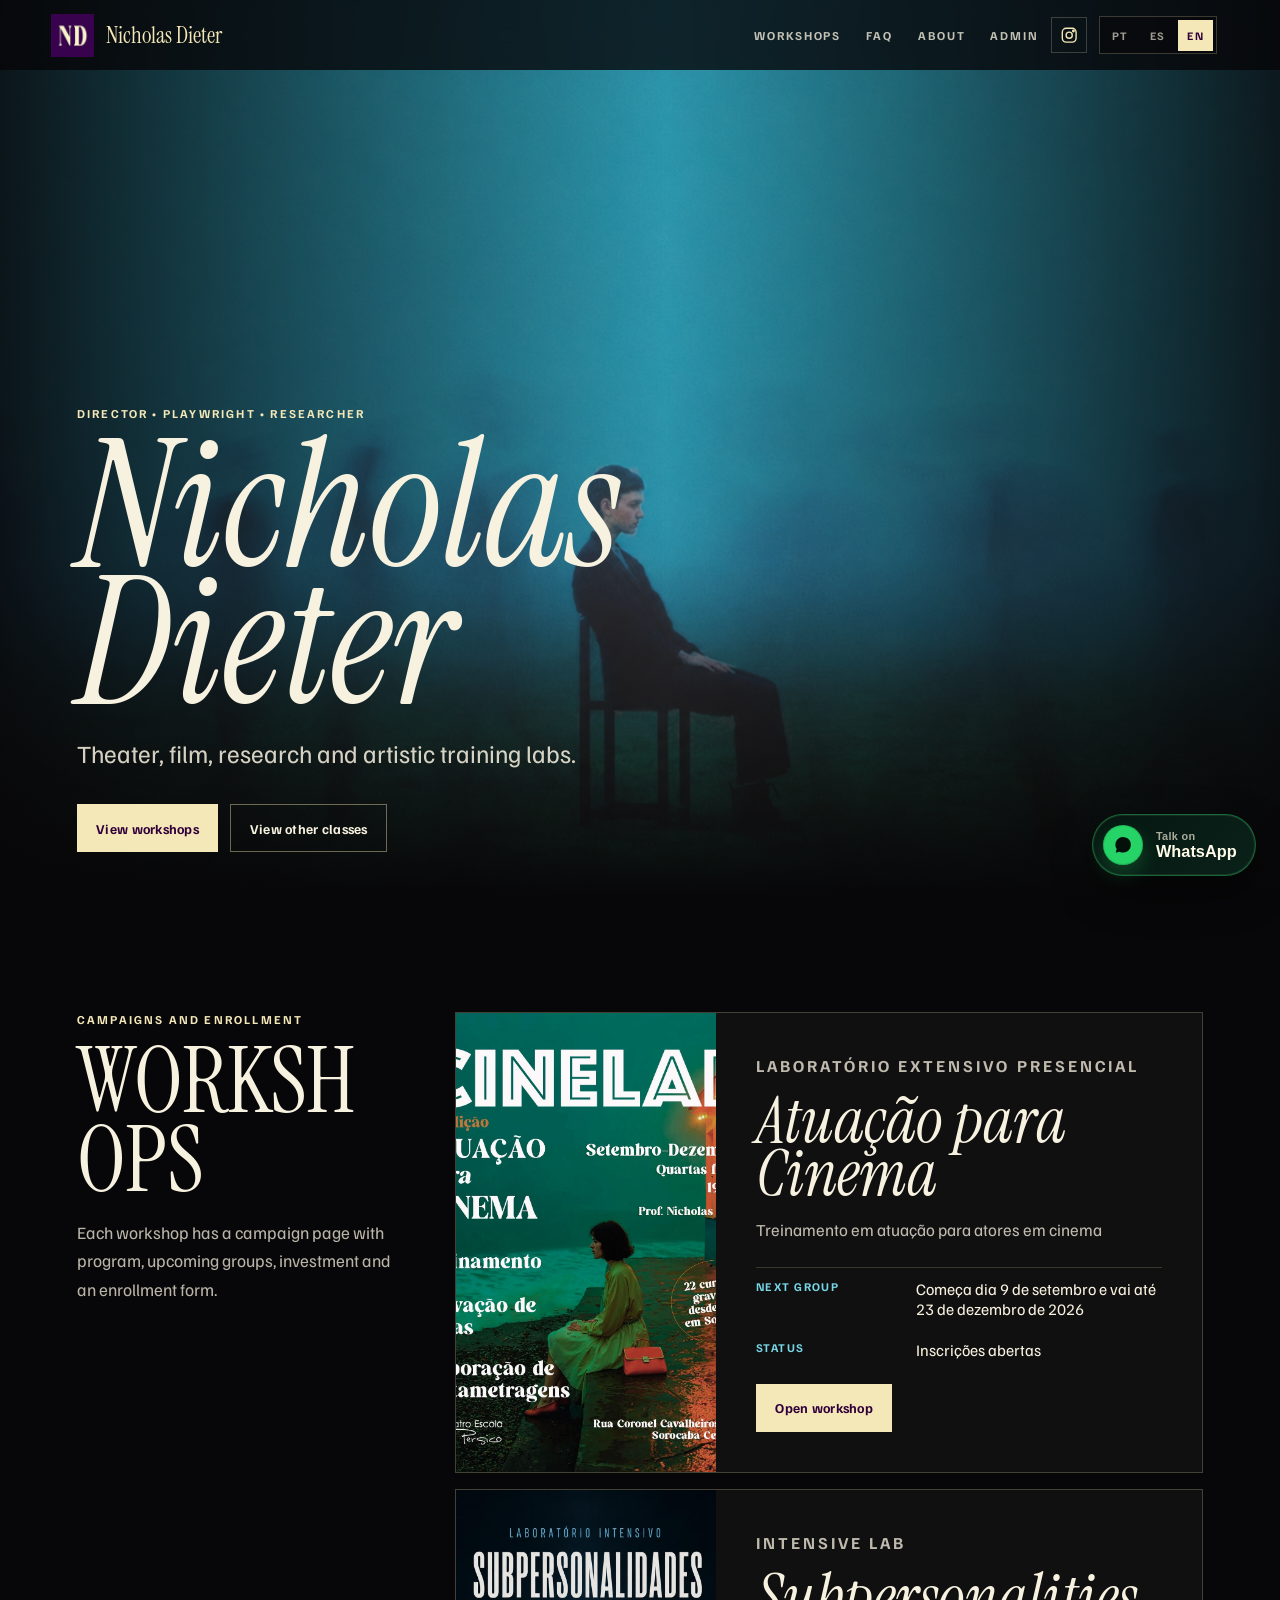
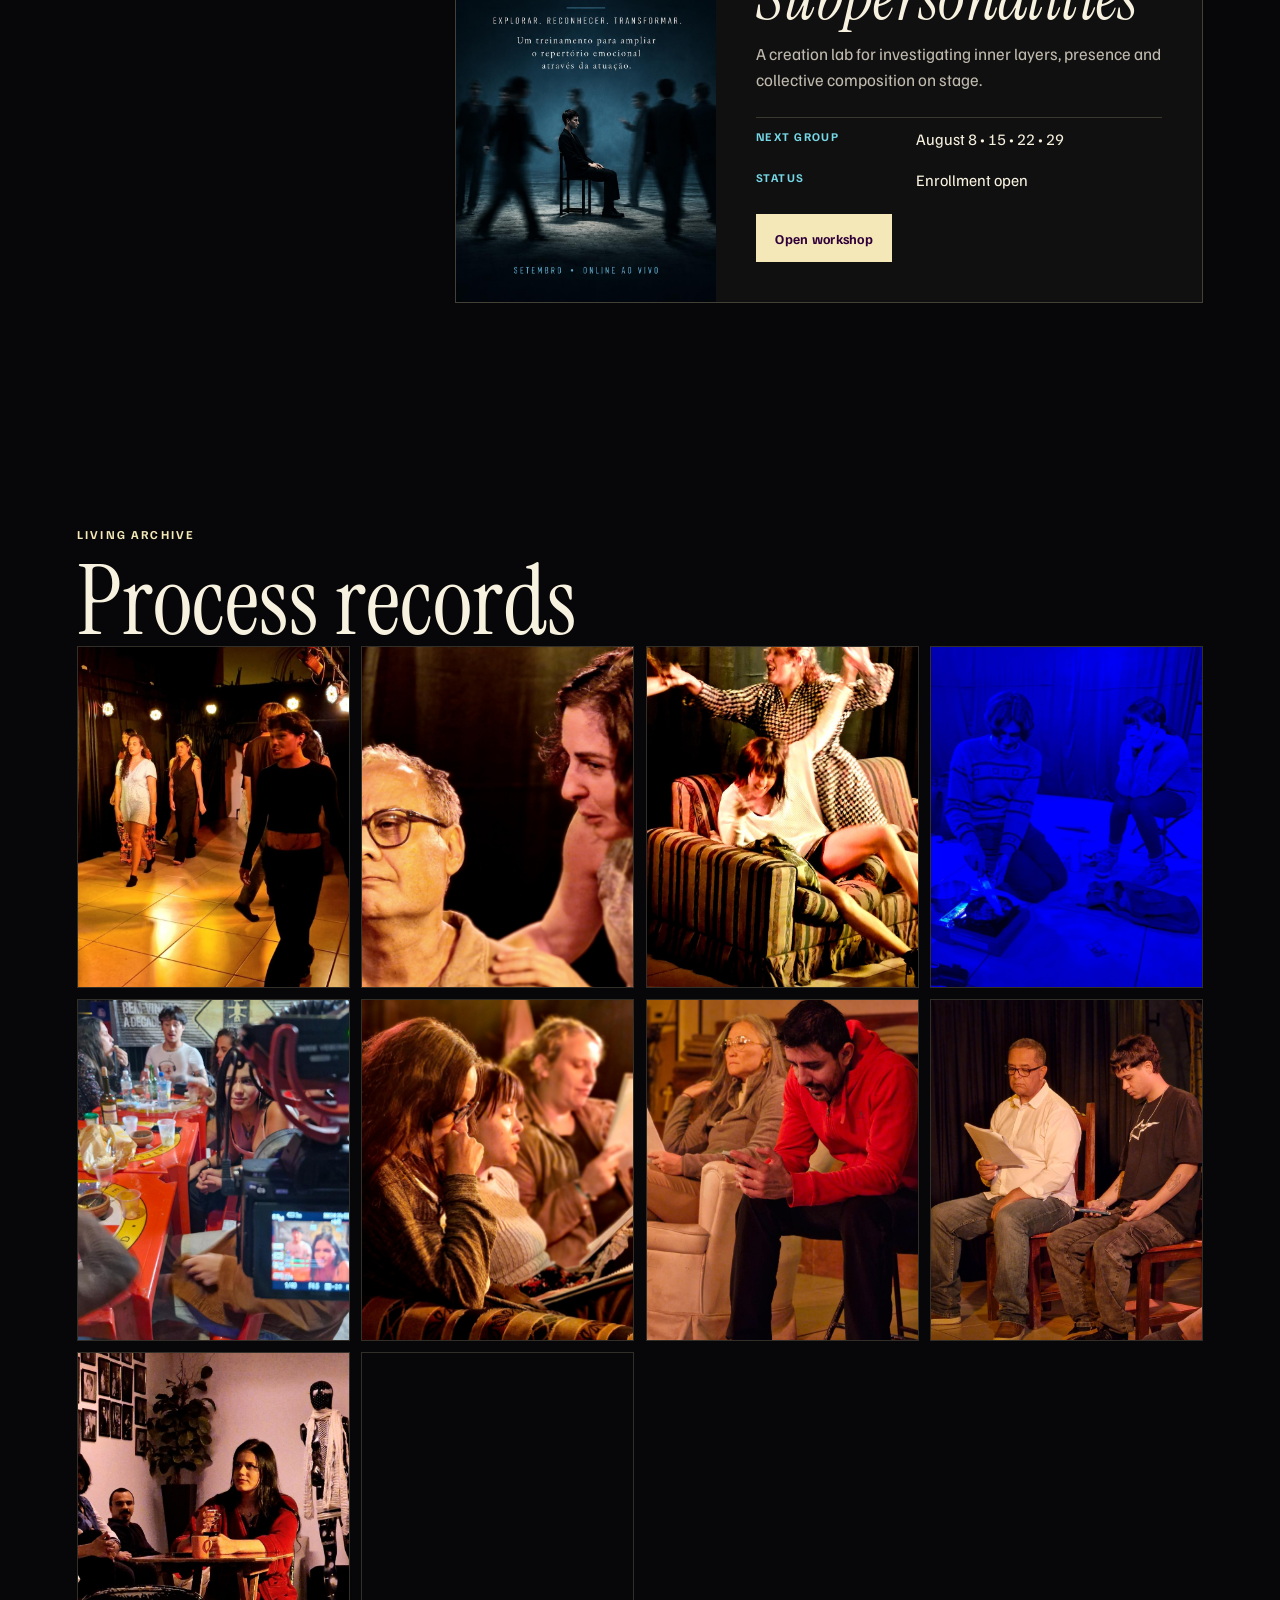
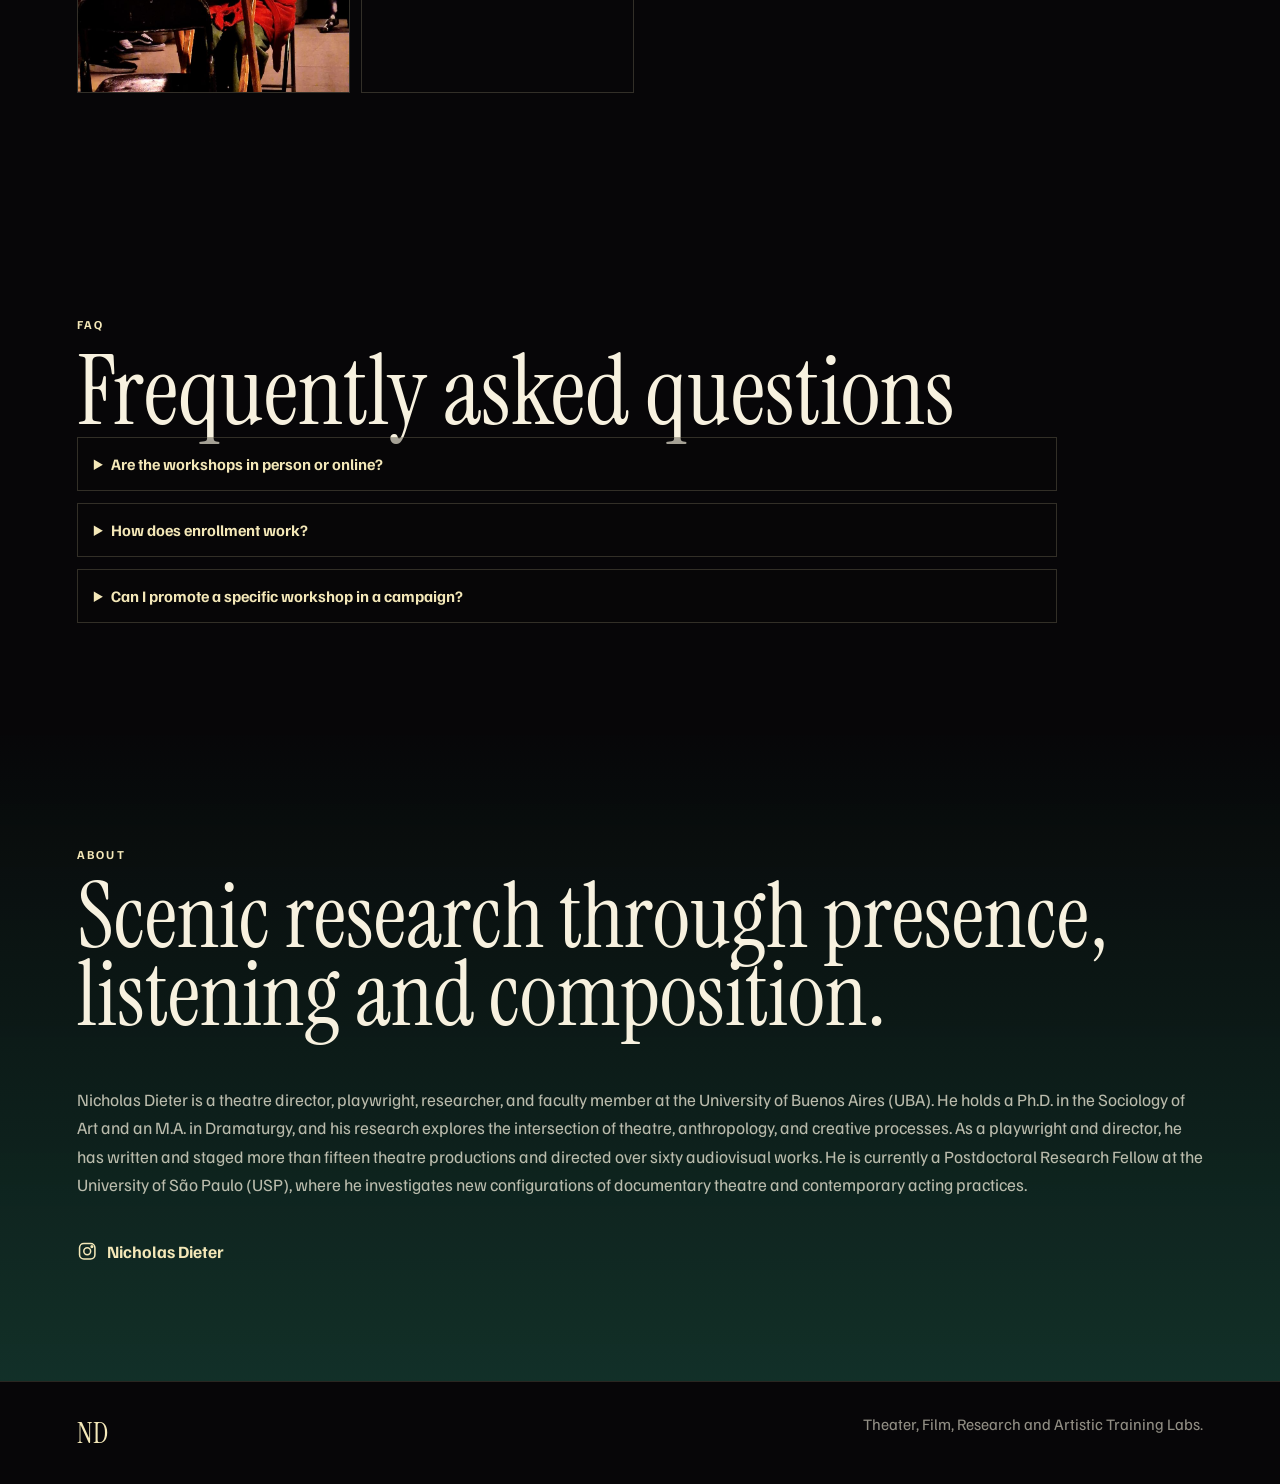
<file: index.html>
<!doctype html>
<html lang="pt-BR">
  <head>
    <meta charset="utf-8">
    <meta name="viewport" content="width=device-width, initial-scale=1">
    <meta
      name="description"
      content="Laboratórios de Teatro, Cinema, Pesquisa e Formação Artística conduzidos por Nicholas Dieter."
    >
    <meta name="theme-color" content="#070608">
    <title>Nicholas Dieter | Oficinas e Laboratórios</title>
    <link rel="icon" type="image/png" href="assets/nd-logo.png">
    <link rel="apple-touch-icon" href="assets/nd-logo.png">
    <link rel="preconnect" href="https://fonts.googleapis.com">
    <link rel="preconnect" href="https://fonts.gstatic.com" crossorigin>
    <link
      href="https://fonts.googleapis.com/css2?family=Familjen+Grotesk:wght@400;500;600;700&family=Instrument+Serif:ital@0;1&display=swap"
      rel="stylesheet"
    >
    <link rel="preload" href="assets/nicholas-dieter-nevoa.png" as="image">
    <link rel="stylesheet" href="styles.css">
    <script src="published-data.js" defer></script>
    <script src="workshop-data.js" defer></script>
    <script src="script.js" defer></script>
  </head>
  <body data-page="home">
    <header class="site-header">
      <a class="brand" href="index.html" aria-label="Nicholas Dieter, início">
        <img src="assets/nd-logo.png" width="48" height="48" alt="">
        <span>Nicholas Dieter</span>
      </a>

      <nav class="site-nav" aria-label="Navegação principal">
        <a href="#oficinas" data-i18n="nav.workshops">Oficinas</a>
        <a href="#faq" data-i18n="nav.faq">FAQ</a>
        <a href="#sobre" data-i18n="nav.about">Sobre</a>
        <a href="admin.html">Admin</a>
      </nav>

      <a class="header-admin-mobile" href="admin.html">Admin</a>

      <a class="header-social" href="https://www.instagram.com/nicholas.dieter/" target="_blank" rel="noopener" aria-label="Instagram de Nicholas Dieter" data-site-link="instagram">
        <svg aria-hidden="true" viewBox="0 0 24 24" focusable="false">
          <rect x="3" y="3" width="18" height="18" rx="5"></rect>
          <circle cx="12" cy="12" r="4"></circle>
          <circle cx="17.5" cy="6.5" r="1"></circle>
        </svg>
      </a>

      <div class="language-switcher" role="group" aria-label="Selecionar idioma">
        <button type="button" data-language-option="pt" lang="pt-BR">PT</button>
        <button type="button" data-language-option="es" lang="es">ES</button>
        <button type="button" data-language-option="en" lang="en">EN</button>
      </div>
    </header>

    <main>
      <section class="home-hero" id="inicio">
        <div class="home-hero__media" aria-hidden="true"></div>
        <div class="home-hero__content">
          <p class="eyebrow" data-i18n="home.eyebrow">Diretor • Dramaturgo • Pesquisador</p>
          <h1 data-i18n="home.title">Nicholas Dieter</h1>
          <p data-i18n="home.statement">
            Laboratórios de teatro, cinema, pesquisa e formação artística.
          </p>
          <div class="action-row">
            <a class="button button--primary" href="#oficinas" data-i18n="home.primaryCta">Ver oficinas</a>
            <a class="button button--ghost" href="https://vimeo.com/user131484859" target="_blank" rel="noopener" data-i18n="home.secondaryCta" data-site-link="vimeo">
              Ver outras aulas
            </a>
          </div>
        </div>
      </section>

      <section class="section section--split" id="oficinas">
        <div class="section__intro">
          <p class="eyebrow" data-i18n="home.workshopsKicker">Campanhas e inscrições</p>
          <h2 data-i18n="home.workshopsTitle">OFICINAS</h2>
          <p data-i18n="home.workshopsText">
            Cada oficina tem uma página de campanha com programação, próximas turmas,
            investimento e formulário de inscrição.
          </p>
        </div>
        <div class="workshop-list" id="workshop-list"></div>
      </section>

      <section class="section section--records" id="registros">
        <div class="section__intro">
          <p class="eyebrow" data-i18n="home.recordsKicker">Arquivo vivo</p>
          <h2 data-i18n="home.recordsTitle">Registros de processos</h2>
        </div>
        <div class="records-strip" id="records-strip" aria-label="Registros de oficinas"></div>
      </section>

      <section class="section section--faq" id="faq">
        <div class="section__intro">
          <p class="eyebrow" data-i18n="home.faqKicker">FAQ</p>
          <h2 data-i18n="home.faqTitle">Perguntas frequentes</h2>
        </div>
        <div class="faq-list" id="faq-list"></div>
      </section>

      <section class="section section--about" id="sobre">
        <div>
          <p class="eyebrow" data-i18n="home.aboutKicker">Sobre</p>
          <h2 data-i18n="home.aboutTitle">Pesquisa cênica com presença, escuta e composição.</h2>
        </div>
        <div class="about-copy">
          <p data-i18n="home.aboutText">
            Nicholas Dieter conduz laboratórios de teatro, cinema e formação artística
            voltados à presença, imaginação dramática, pesquisa cênica e composição coletiva.
          </p>
          <a class="text-link" href="https://www.instagram.com/nicholas.dieter/" target="_blank" rel="noopener" data-site-link="instagram">
            <svg aria-hidden="true" viewBox="0 0 24 24" focusable="false">
              <rect x="3" y="3" width="18" height="18" rx="5"></rect>
              <circle cx="12" cy="12" r="4"></circle>
              <circle cx="17.5" cy="6.5" r="1"></circle>
            </svg>
            <span data-i18n="home.aboutInstagramLabel">Nicholas Dieter</span>
          </a>
        </div>
      </section>
    </main>

    <footer class="site-footer">
      <span>ND</span>
      <p data-i18n="home.footer">Laboratórios de Teatro, Cinema, Pesquisa e Formação Artística.</p>
    </footer>
  </body>
</html>
</file>
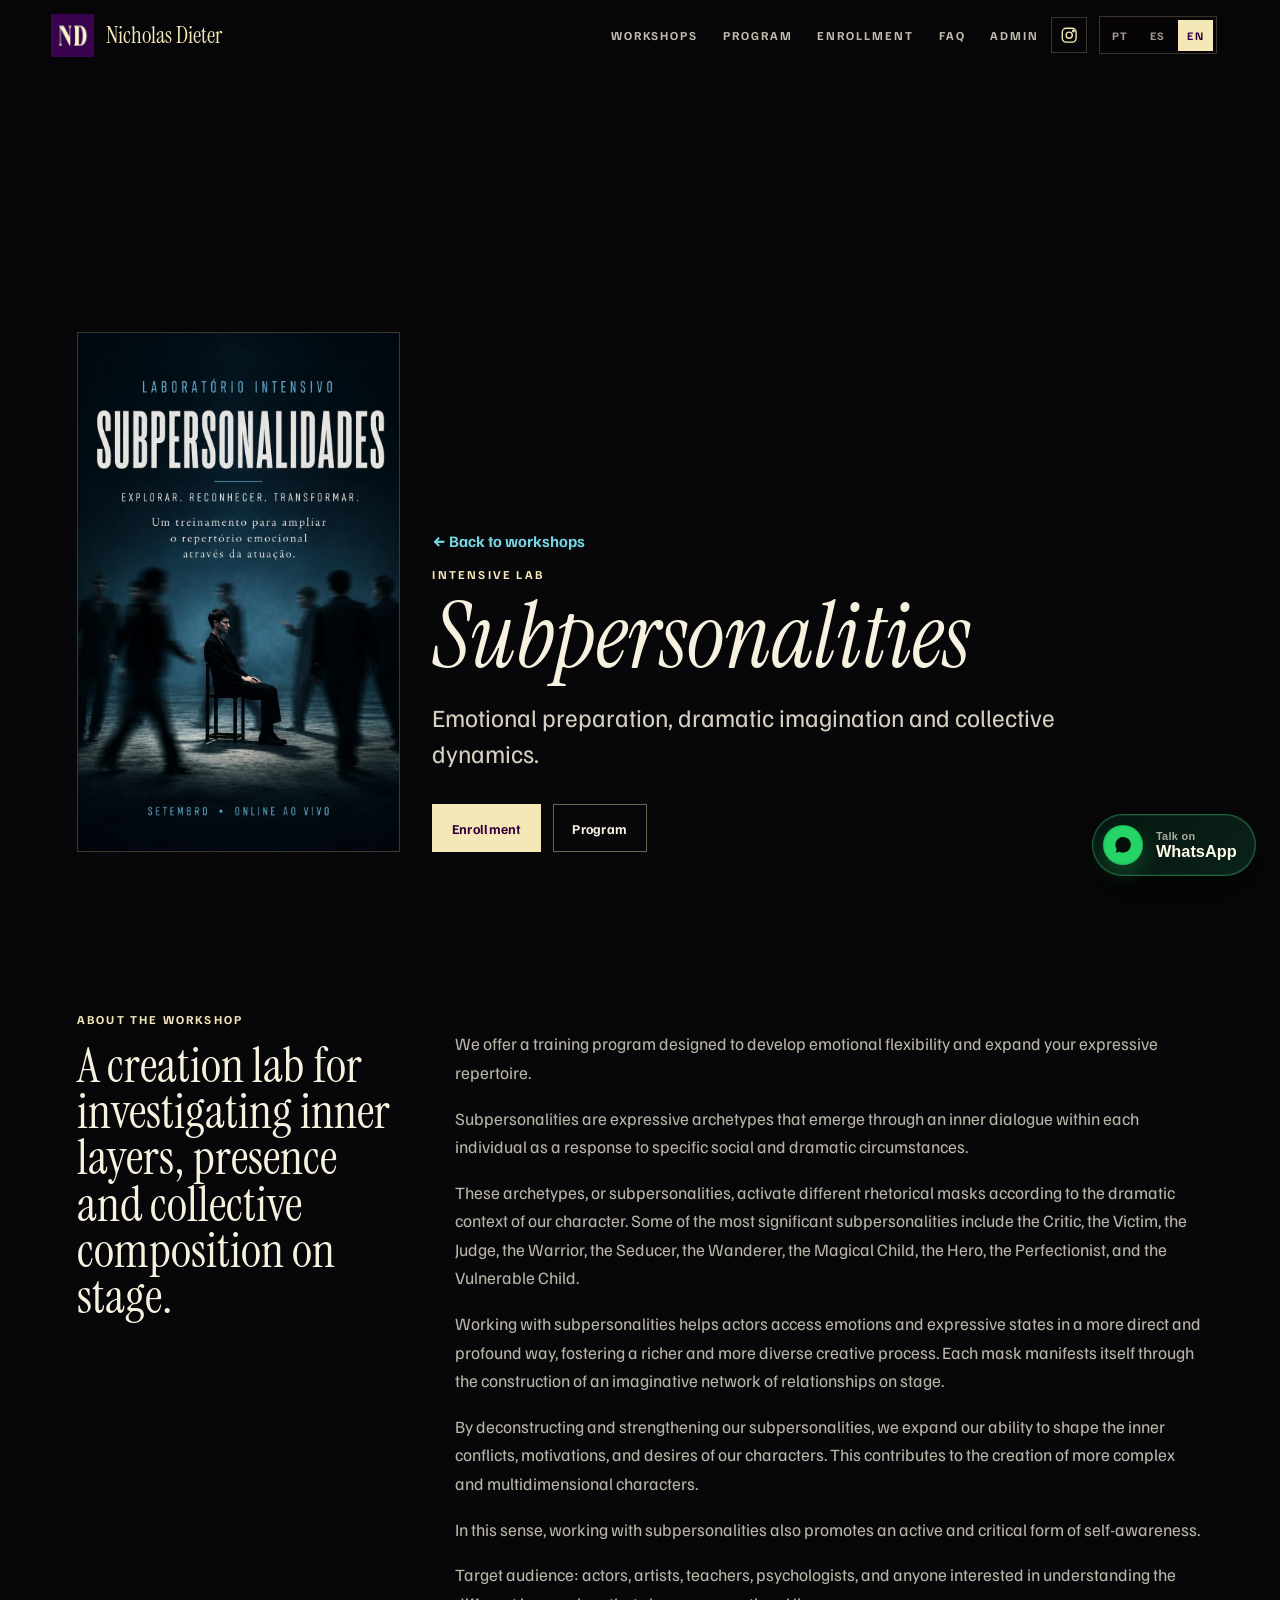
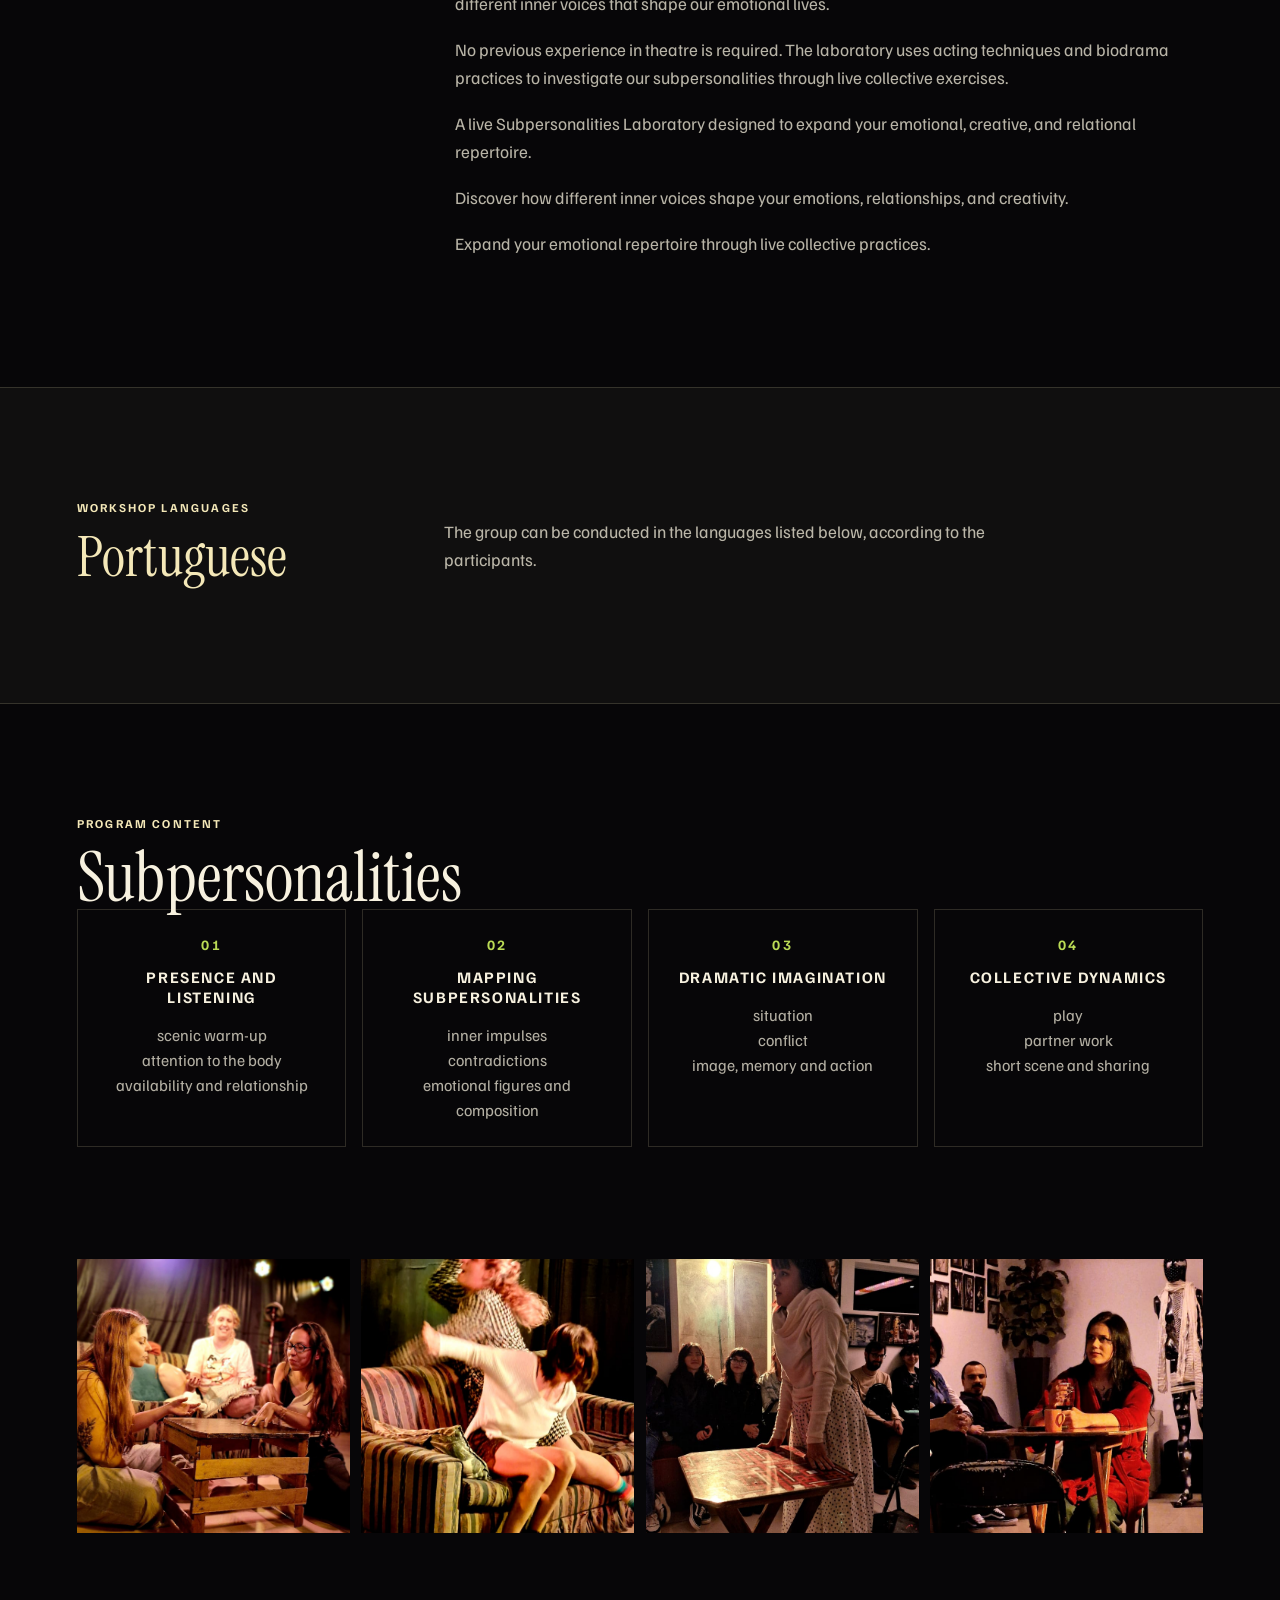
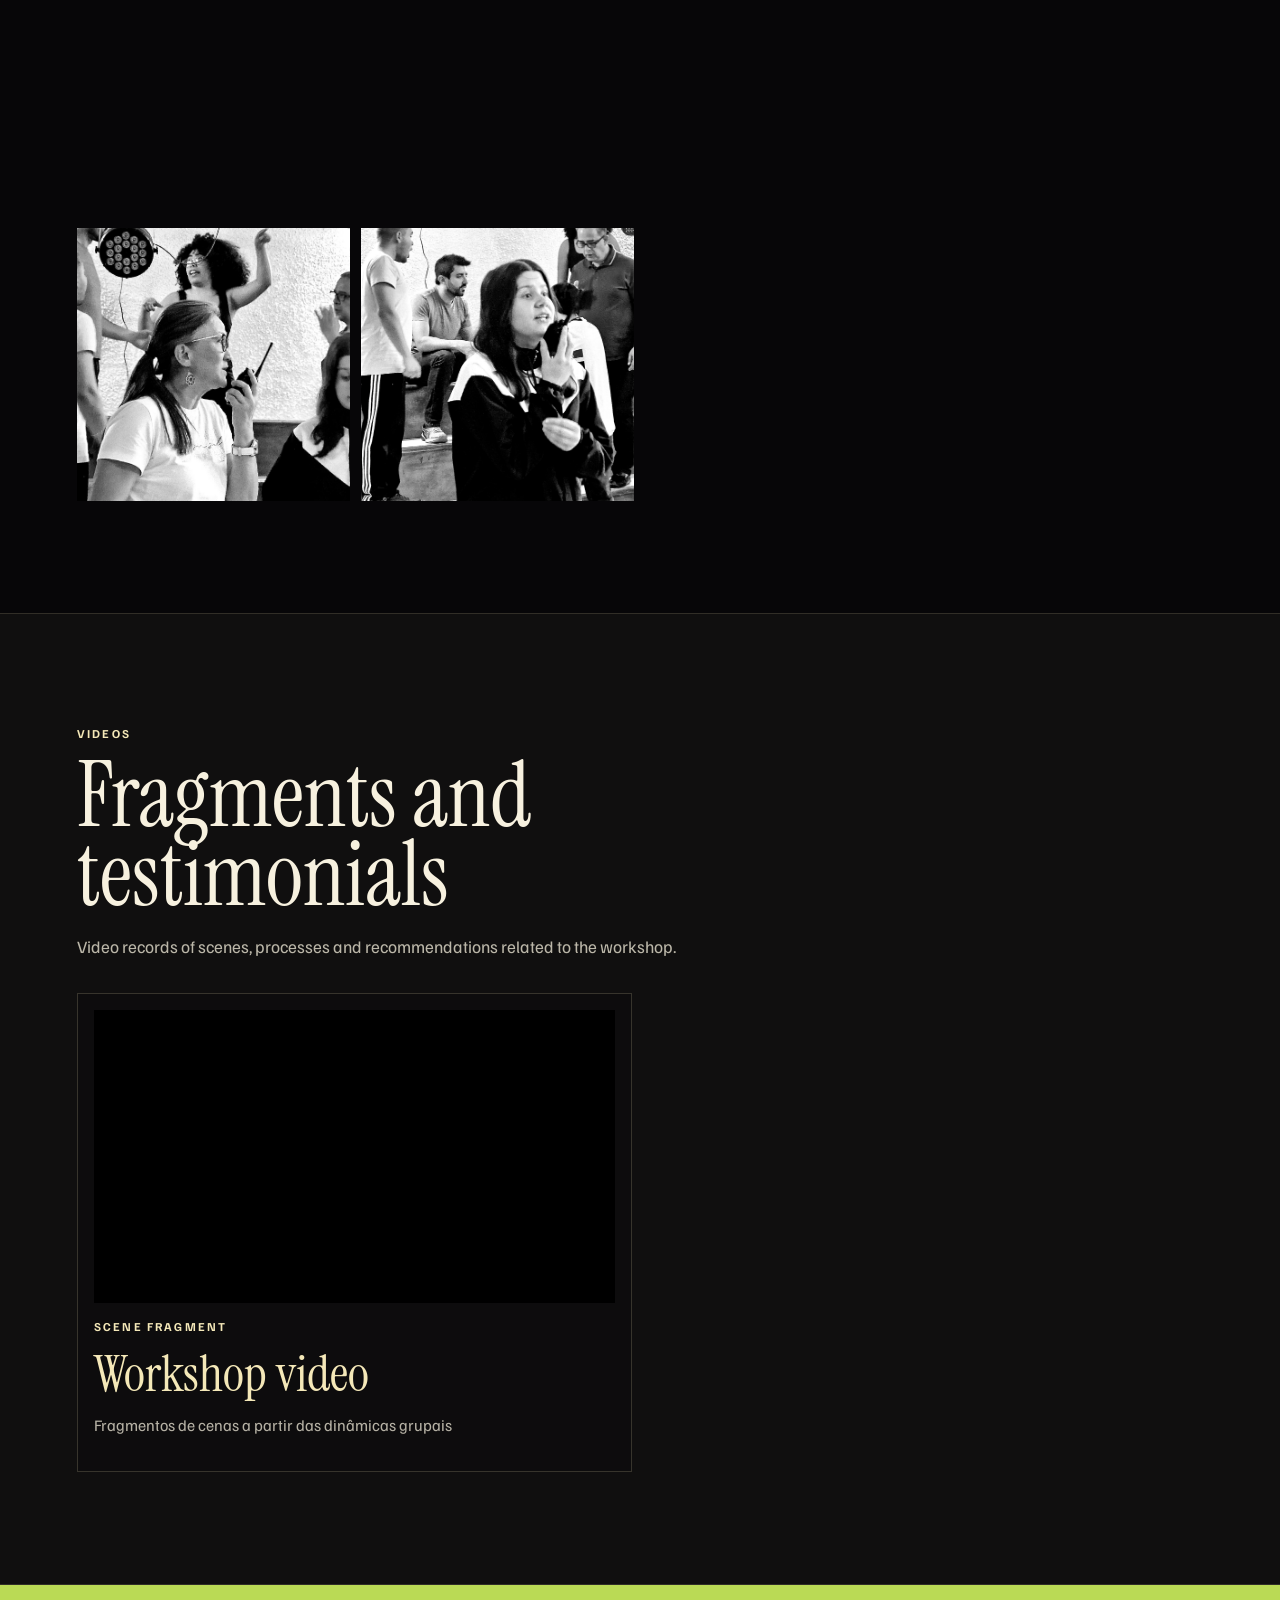
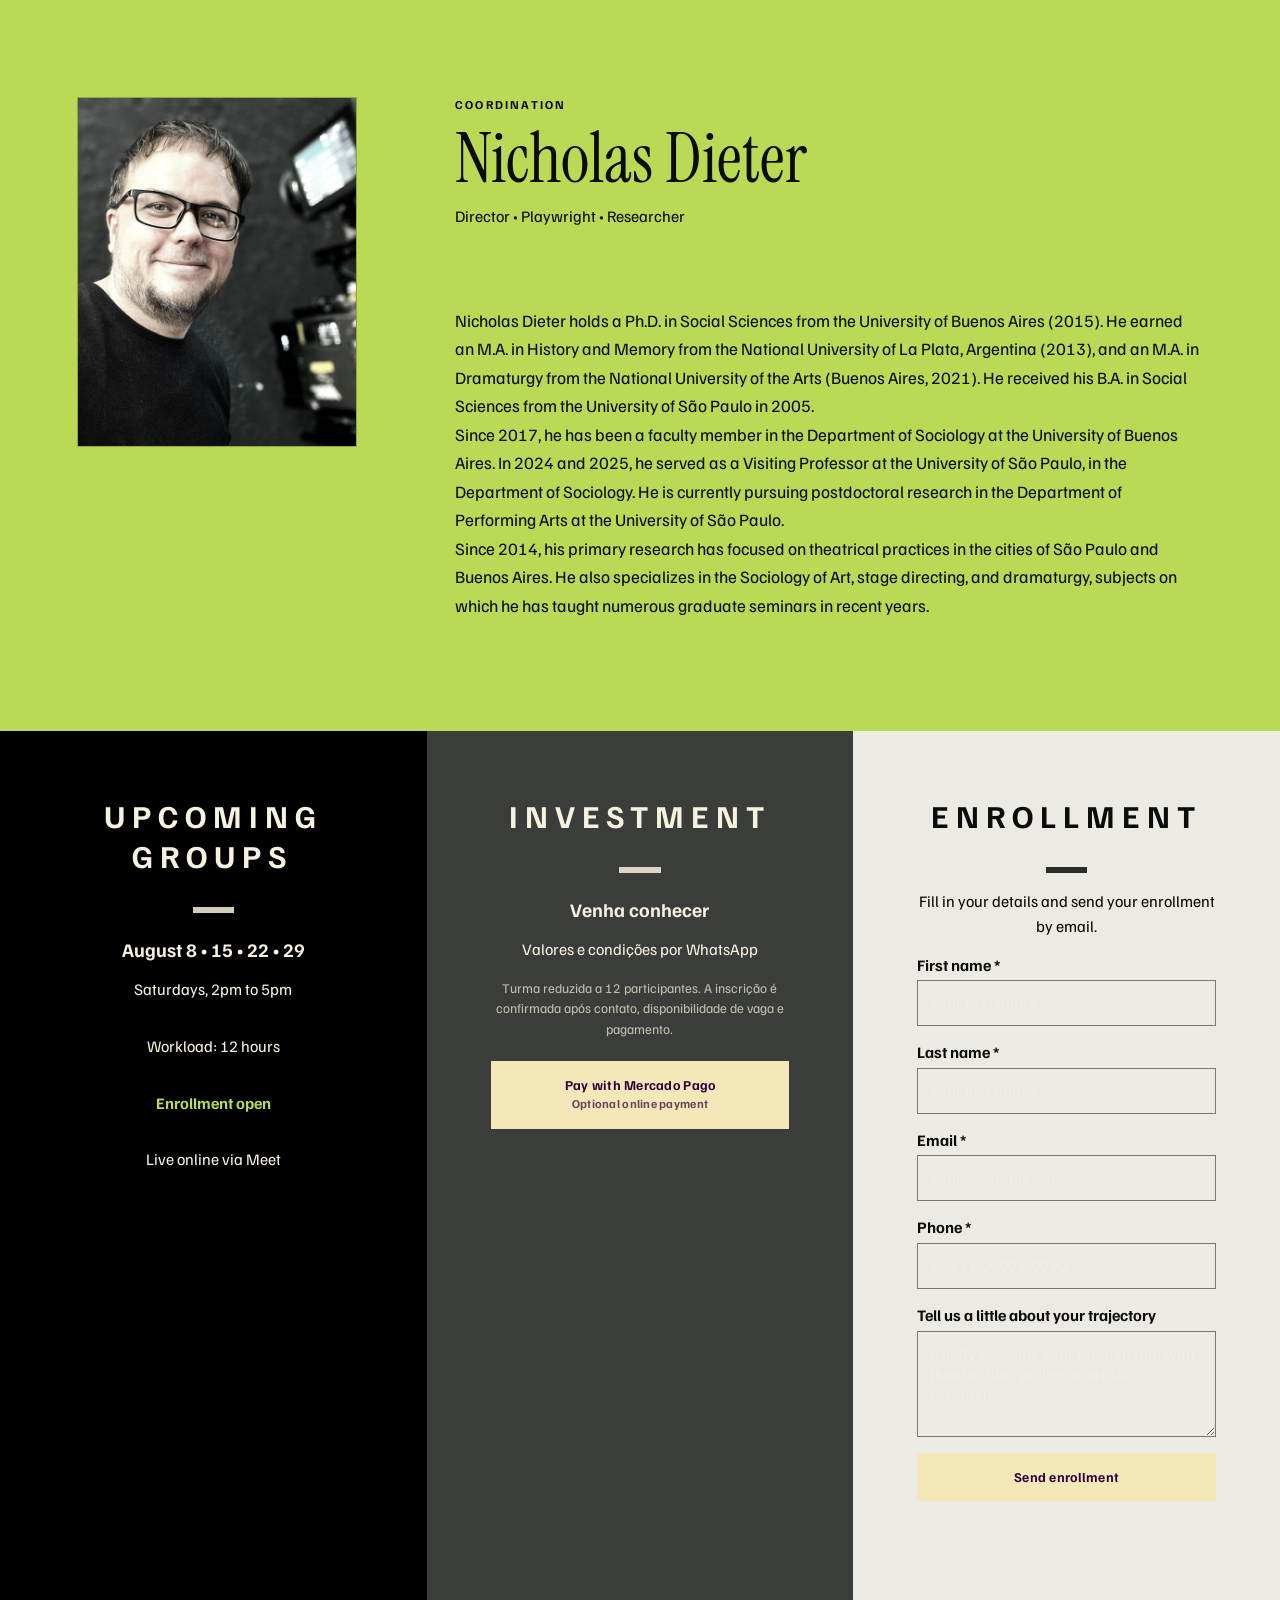
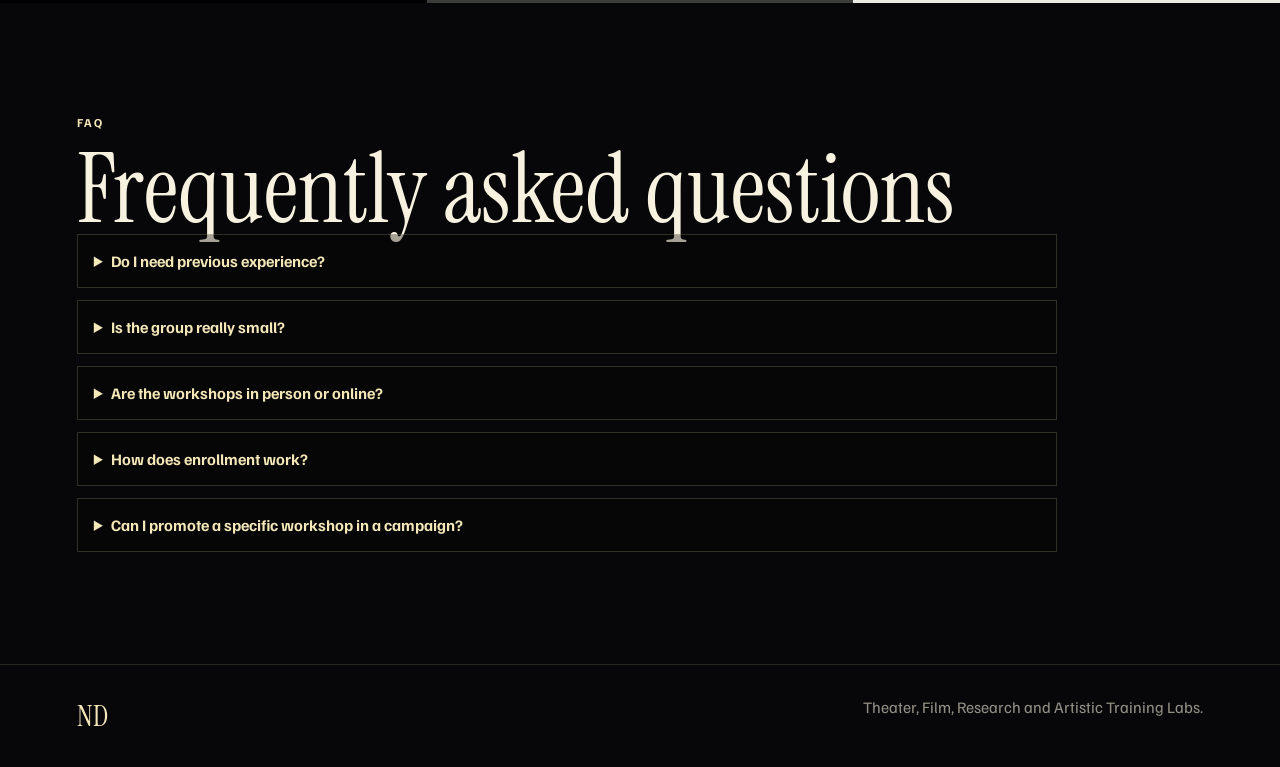
<file: oficinas/subpersonalidades/index.html>
<!doctype html>
<html lang="pt-BR">
  <head>
    <meta charset="utf-8">
    <meta name="viewport" content="width=device-width, initial-scale=1">
    <meta name="description" content="Laboratório Intensivo Subpersonalidades, por Nicholas Dieter.">
    <meta name="theme-color" content="#070608">
    <title>Subpersonalidades | Nicholas Dieter</title>
    <link rel="icon" type="image/png" href="../../assets/nd-logo.png">
    <link rel="apple-touch-icon" href="../../assets/nd-logo.png">
    <link rel="canonical" href="./">
    <link rel="preconnect" href="https://fonts.googleapis.com">
    <link rel="preconnect" href="https://fonts.gstatic.com" crossorigin>
    <link
      href="https://fonts.googleapis.com/css2?family=Familjen+Grotesk:wght@400;500;600;700&family=Instrument+Serif:ital@0;1&display=swap"
      rel="stylesheet"
    >
    <link rel="stylesheet" href="../../styles.css">
    <script src="../../published-data.js" defer></script>
    <script src="../../workshop-data.js" defer></script>
    <script src="../../oficina.js" defer></script>
  </head>
  <body data-page="workshop">
    <header class="site-header">
      <a class="brand" href="../../index.html" aria-label="Nicholas Dieter, início">
        <img src="../../assets/nd-logo.png" width="48" height="48" alt="">
        <span>Nicholas Dieter</span>
      </a>
      <nav class="site-nav" aria-label="Navegação principal">
        <a href="../../index.html#oficinas" data-i18n="nav.workshops">Oficinas</a>
        <a href="#programa" data-i18n="workshop.navProgram">Programa</a>
        <a href="#turmas" data-i18n="workshop.navEnrollment">Inscrição</a>
        <a href="#faq">FAQ</a>
        <a href="../../admin.html">Admin</a>
      </nav>
      <a class="header-admin-mobile" href="../../admin.html">Admin</a>
      <a class="header-social" href="https://www.instagram.com/nicholas.dieter/" target="_blank" rel="noopener" aria-label="Instagram de Nicholas Dieter" data-site-link="instagram">
        <svg aria-hidden="true" viewBox="0 0 24 24" focusable="false">
          <rect x="3" y="3" width="18" height="18" rx="5"></rect>
          <circle cx="12" cy="12" r="4"></circle>
          <circle cx="17.5" cy="6.5" r="1"></circle>
        </svg>
      </a>
      <div class="language-switcher" role="group" aria-label="Selecionar idioma">
        <button type="button" data-language-option="pt" lang="pt-BR">PT</button>
        <button type="button" data-language-option="es" lang="es">ES</button>
        <button type="button" data-language-option="en" lang="en">EN</button>
      </div>
    </header>

    <main id="workshop-root"></main>

    <footer class="site-footer">
      <span>ND</span>
      <p data-i18n="home.footer">Laboratórios de Teatro, Cinema, Pesquisa e Formação Artística.</p>
    </footer>
  </body>
</html>
</file>
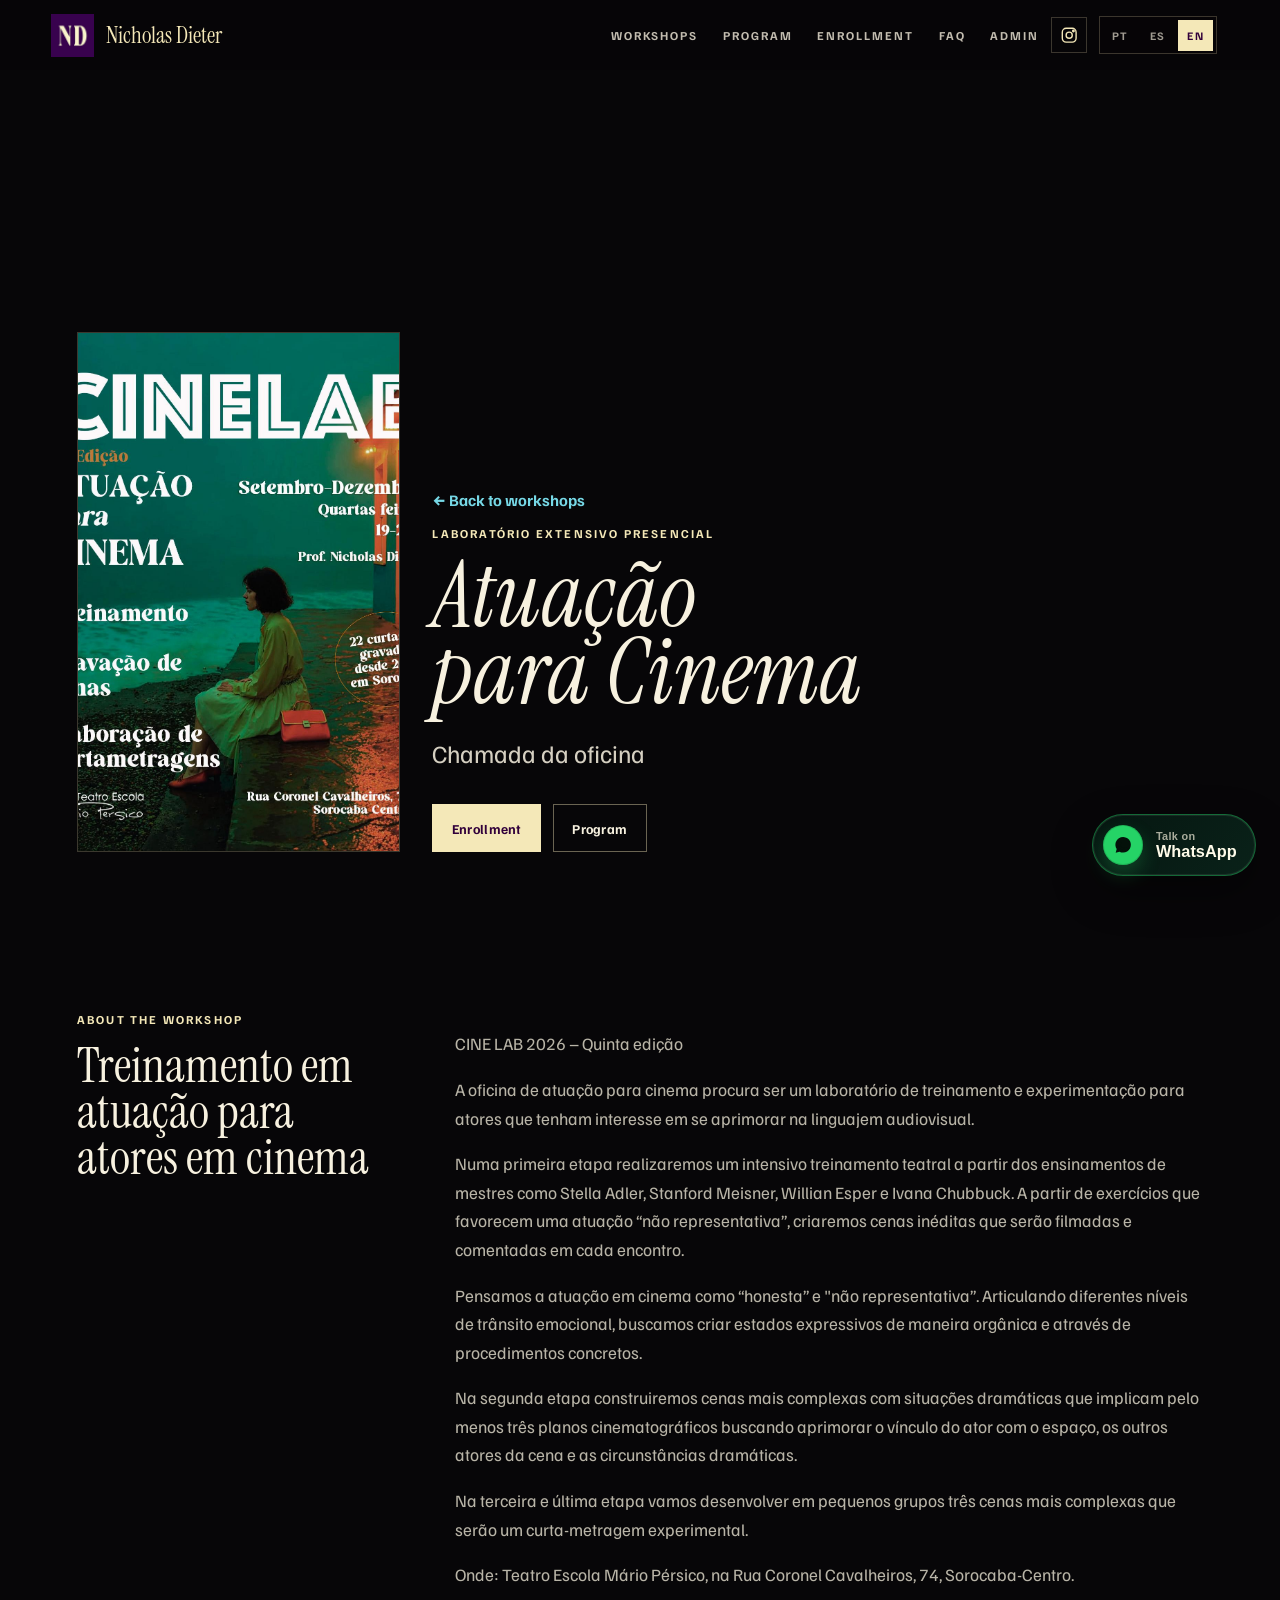
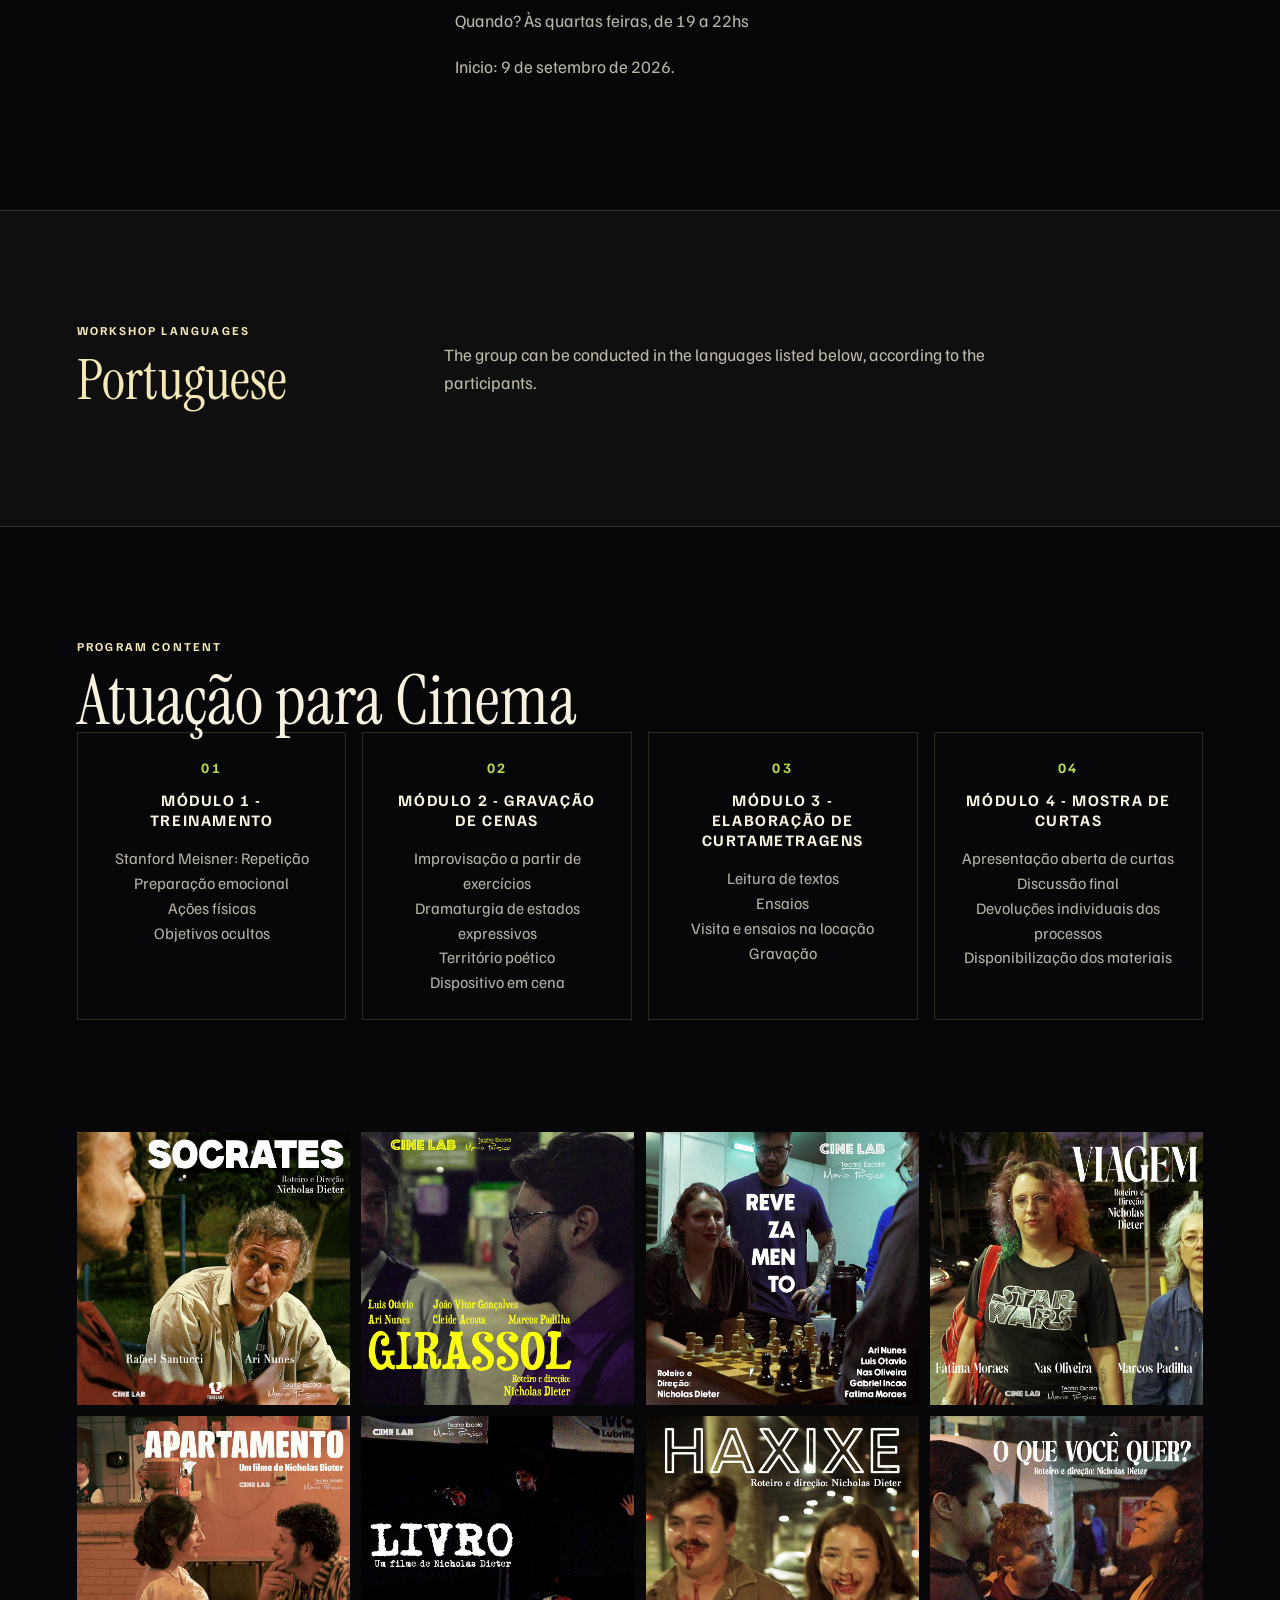
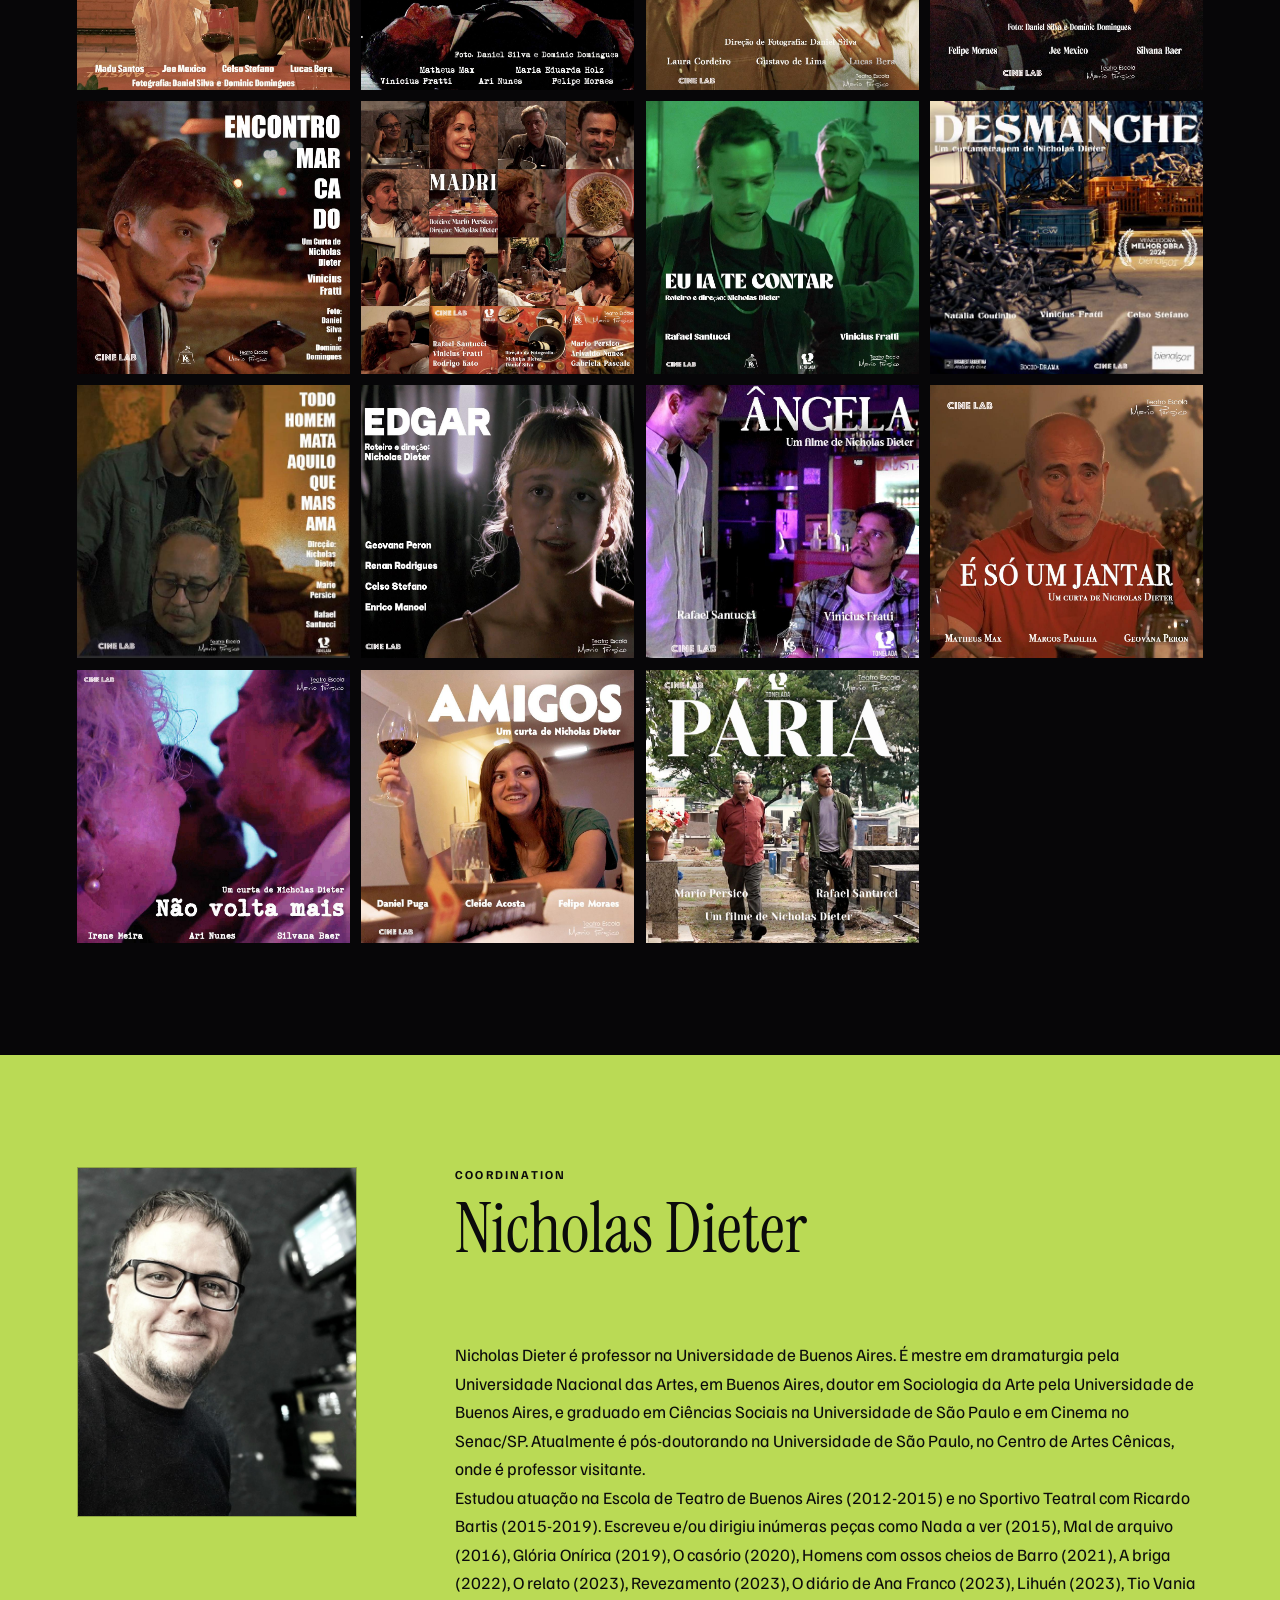
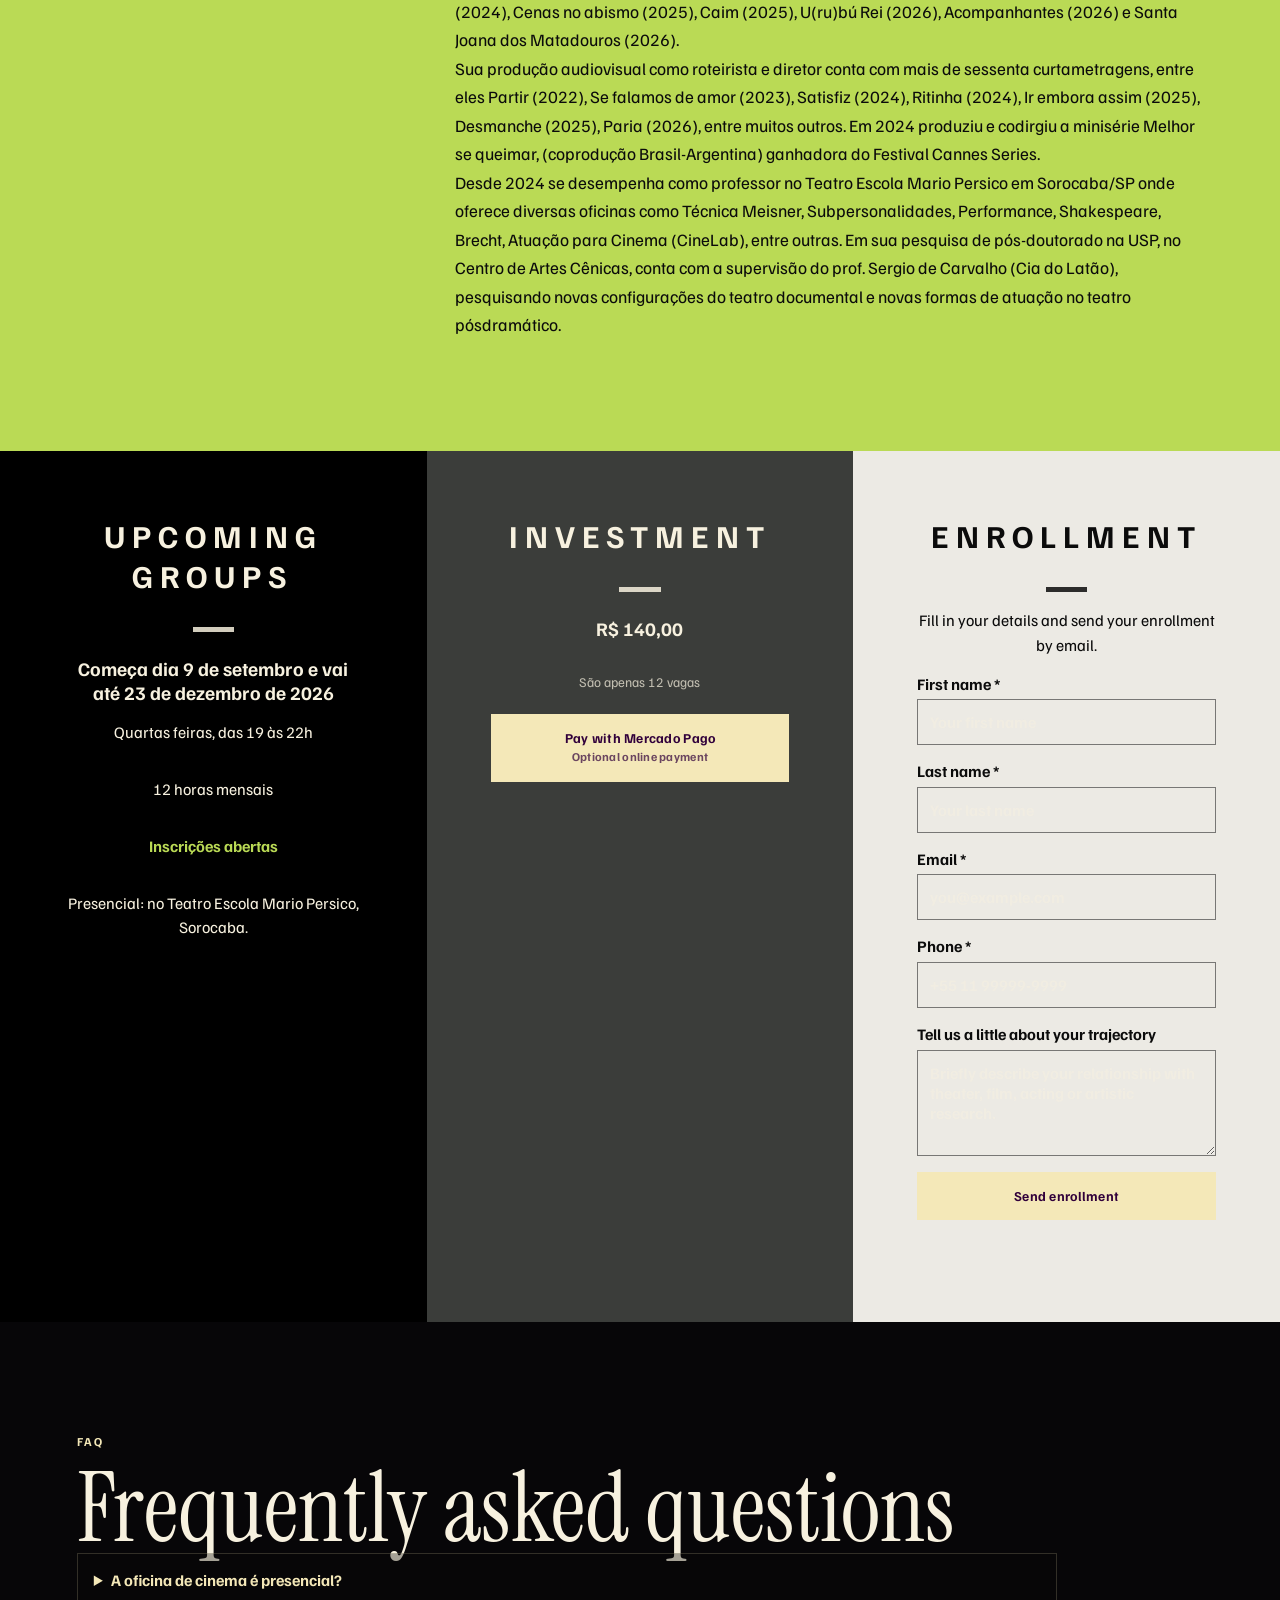
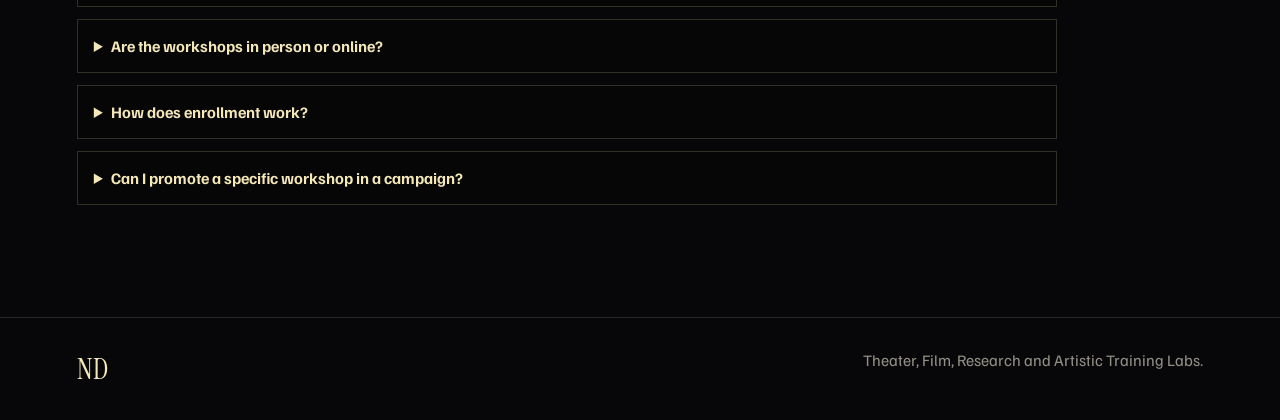
<file: oficina.html>
<!doctype html>
<html lang="pt-BR">
  <head>
    <meta charset="utf-8">
    <meta name="viewport" content="width=device-width, initial-scale=1">
    <meta name="description" content="Oficina de Nicholas Dieter.">
    <meta name="theme-color" content="#070608">
    <title>Oficina | Nicholas Dieter</title>
    <link rel="icon" type="image/png" href="assets/nd-logo.png">
    <link rel="apple-touch-icon" href="assets/nd-logo.png">
    <link rel="preconnect" href="https://fonts.googleapis.com">
    <link rel="preconnect" href="https://fonts.gstatic.com" crossorigin>
    <link
      href="https://fonts.googleapis.com/css2?family=Familjen+Grotesk:wght@400;500;600;700&family=Instrument+Serif:ital@0;1&display=swap"
      rel="stylesheet"
    >
    <link rel="stylesheet" href="styles.css">
    <script src="published-data.js" defer></script>
    <script src="workshop-data.js" defer></script>
    <script src="oficina.js" defer></script>
  </head>
  <body data-page="workshop">
    <header class="site-header">
      <a class="brand" href="index.html" aria-label="Nicholas Dieter, início">
        <img src="assets/nd-logo.png" width="48" height="48" alt="">
        <span>Nicholas Dieter</span>
      </a>
      <nav class="site-nav" aria-label="Navegação principal">
        <a href="index.html#oficinas" data-i18n="nav.workshops">Oficinas</a>
        <a href="#programa" data-i18n="workshop.navProgram">Programa</a>
        <a href="#turmas" data-i18n="workshop.navEnrollment">Inscrição</a>
        <a href="#faq">FAQ</a>
        <a href="admin.html">Admin</a>
      </nav>
      <a class="header-admin-mobile" href="admin.html">Admin</a>
      <a class="header-social" href="https://www.instagram.com/nicholas.dieter/" target="_blank" rel="noopener" aria-label="Instagram de Nicholas Dieter" data-site-link="instagram">
        <svg aria-hidden="true" viewBox="0 0 24 24" focusable="false">
          <rect x="3" y="3" width="18" height="18" rx="5"></rect>
          <circle cx="12" cy="12" r="4"></circle>
          <circle cx="17.5" cy="6.5" r="1"></circle>
        </svg>
      </a>
      <div class="language-switcher" role="group" aria-label="Selecionar idioma">
        <button type="button" data-language-option="pt" lang="pt-BR">PT</button>
        <button type="button" data-language-option="es" lang="es">ES</button>
        <button type="button" data-language-option="en" lang="en">EN</button>
      </div>
    </header>

    <main id="workshop-root"></main>

    <footer class="site-footer">
      <span>ND</span>
      <p data-i18n="home.footer">Laboratórios de Teatro, Cinema, Pesquisa e Formação Artística.</p>
    </footer>
  </body>
</html>
</file>
<file: styles.css>
:root {
  --nd-purple: #31003b;
  --nd-cream: #f4e8b8;
  --mist-blue: #76d8e6;
  --acid: #bada55;
  --stage-green: #071711;
  --stage-black: #070608;
  --warm-white: #f7f1df;
  --paper: #eceae4;
  --graphite: #3b3d3a;
  --line: rgba(244, 232, 184, 0.22);
  --display: "Instrument Serif", "Bodoni 72", "Georgia", serif;
  --sans: "Familjen Grotesk", "Segoe UI", Arial, sans-serif;
  --ease: cubic-bezier(0.2, 0.7, 0.2, 1);
}

* {
  box-sizing: border-box;
}

html {
  scroll-behavior: smooth;
}

body {
  margin: 0;
  min-width: 320px;
  overflow-x: hidden;
  background: var(--stage-black);
  color: var(--warm-white);
  font-family: var(--sans);
}

body.has-lightbox {
  overflow: hidden;
}

[hidden] {
  display: none !important;
}

img {
  display: block;
  max-width: 100%;
}

a {
  color: inherit;
  text-decoration: none;
}

button,
input,
textarea,
select {
  font: inherit;
}

:focus-visible {
  outline: 2px solid var(--mist-blue);
  outline-offset: 4px;
}

.site-header {
  position: fixed;
  top: 0;
  left: 0;
  z-index: 20;
  display: grid;
  grid-template-columns: auto minmax(0, 1fr) auto auto auto;
  align-items: center;
  gap: 0.75rem;
  width: 100%;
  padding: 0.85rem clamp(1rem, 4vw, 3.5rem);
  background: rgba(7, 6, 8, 0.78);
  backdrop-filter: blur(14px);
}

.brand {
  display: inline-flex;
  align-items: center;
  gap: 0.75rem;
  color: var(--nd-cream);
  font-family: var(--display);
  font-size: 1.45rem;
}

.brand img {
  width: 2.7rem;
  height: 2.7rem;
}

.site-nav {
  display: none;
  justify-content: end;
  gap: clamp(0.75rem, 2vw, 1.55rem);
  color: rgba(247, 241, 223, 0.78);
  font-size: 0.76rem;
  font-weight: 800;
  letter-spacing: 0.16em;
  text-transform: uppercase;
}

.site-nav a:hover {
  color: var(--nd-cream);
}

.header-admin-mobile {
  display: none;
  align-items: center;
  justify-content: center;
  min-height: 2.25rem;
  padding: 0 0.65rem;
  border: 1px solid var(--line);
  color: var(--nd-cream);
  font-size: 0.72rem;
  font-weight: 900;
  letter-spacing: 0.08em;
  text-transform: uppercase;
}

.header-admin-mobile:hover {
  background: var(--nd-cream);
  color: var(--nd-purple);
}

.header-social {
  display: inline-grid;
  place-items: center;
  width: 2.25rem;
  height: 2.25rem;
  border: 1px solid var(--line);
  color: var(--nd-cream);
  transition: background-color 180ms var(--ease), color 180ms var(--ease), transform 180ms var(--ease);
}

.header-social:hover {
  background: var(--nd-cream);
  color: var(--nd-purple);
  transform: translateY(-1px);
}

.header-social svg {
  width: 1.15rem;
  height: 1.15rem;
  fill: none;
  stroke: currentColor;
  stroke-width: 1.8;
}

.language-switcher {
  display: inline-flex;
  gap: 0.16rem;
  padding: 0.16rem;
  border: 1px solid var(--line);
  background: rgba(7, 6, 8, 0.45);
}

.language-switcher button {
  min-width: 2.2rem;
  min-height: 1.95rem;
  border: 0;
  background: transparent;
  color: rgba(247, 241, 223, 0.64);
  cursor: pointer;
  font-size: 0.72rem;
  font-weight: 900;
  letter-spacing: 0.12em;
}

.language-switcher button[aria-pressed="true"],
.language-switcher button:hover {
  background: var(--nd-cream);
  color: var(--nd-purple);
}

.home-hero,
.course-hero {
  position: relative;
  min-height: 100svh;
  padding: 7.5rem clamp(1rem, 6vw, 5rem) 3rem;
  overflow: hidden;
}

.home-hero {
  display: grid;
  align-items: end;
}

.home-hero__media {
  position: absolute;
  inset: 0;
  z-index: -2;
  background:
    linear-gradient(90deg, rgba(7, 6, 8, 0.92), rgba(7, 6, 8, 0.3) 52%, rgba(7, 6, 8, 0.9)),
    linear-gradient(0deg, #070608, transparent 38%),
    var(--home-hero-image, url("assets/nicholas-dieter-nevoa.png")) center / cover no-repeat;
}

.home-hero__content,
.course-hero__copy {
  width: min(880px, 100%);
}

.eyebrow {
  margin: 0 0 1rem;
  color: var(--nd-cream);
  font-size: 0.76rem;
  font-weight: 900;
  letter-spacing: 0.18em;
  text-transform: uppercase;
}

h1,
h2,
h3 {
  margin: 0;
  font-family: var(--display);
  font-weight: 400;
  letter-spacing: 0;
  overflow-wrap: break-word;
}

.home-hero h1,
.course-hero h1 {
  max-width: 10ch;
  font-size: clamp(4.3rem, 14vw, 11rem);
  font-style: italic;
  line-height: 0.78;
}

.home-hero p:not(.eyebrow),
.course-hero p:not(.eyebrow) {
  max-width: 720px;
  color: rgba(247, 241, 223, 0.86);
  font-size: clamp(1.25rem, 2vw, 1.55rem);
  line-height: 1.45;
}

.action-row {
  display: flex;
  flex-wrap: wrap;
  gap: 0.75rem;
  margin-top: 2rem;
}

.button {
  display: inline-flex;
  align-items: center;
  justify-content: center;
  min-height: 3rem;
  padding: 0.85rem 1.15rem;
  border: 1px solid transparent;
  border-radius: 0;
  cursor: pointer;
  font-size: 0.85rem;
  font-weight: 900;
  letter-spacing: 0.02em;
  transition: transform 180ms var(--ease), background-color 180ms var(--ease);
}

.button:hover {
  transform: translateY(-1px);
}

.button:disabled {
  cursor: not-allowed;
  opacity: 0.42;
  transform: none;
}

.button--primary {
  background: var(--nd-cream);
  color: var(--nd-purple);
}

.button--ghost {
  border-color: rgba(244, 232, 184, 0.42);
  background: transparent;
  color: var(--warm-white);
}

.section {
  padding: clamp(4rem, 9vw, 7rem) clamp(1rem, 6vw, 5rem);
}

.section--split,
.course-about,
.coordinator-section {
  display: grid;
  gap: clamp(2rem, 5vw, 4rem);
}

.section__intro {
  max-width: 520px;
  min-width: 0;
}

.section h2 {
  font-size: clamp(3rem, 7vw, 6.3rem);
  line-height: 0.88;
}

.section--records .section__intro,
.section--faq .section__intro {
  max-width: none;
}

.section--records h2,
.section--faq h2 {
  white-space: nowrap;
  font-size: clamp(2.2rem, 8vw, 6rem);
  line-height: 0.92;
}

.section__intro p:not(.eyebrow),
.rich-copy,
.about-copy,
.coordinator-section > p,
.coordinator-section__bio {
  color: rgba(247, 241, 223, 0.74);
  font-size: 1.08rem;
  line-height: 1.65;
}

.workshop-list {
  display: grid;
  gap: 1rem;
  min-width: 0;
}

.workshop-card {
  display: grid;
  min-width: 0;
  border: 1px solid var(--line);
  background: rgba(247, 241, 223, 0.04);
}

.workshop-card__image {
  min-height: 320px;
  overflow: hidden;
  background: #101010;
}

.workshop-card__image img {
  width: 100%;
  height: 100%;
  object-fit: cover;
  transition: transform 420ms var(--ease);
}

.workshop-card:hover img {
  transform: scale(1.04);
}

.workshop-card__content {
  padding: clamp(1.25rem, 4vw, 2.5rem);
}

.workshop-card h3 {
  font-size: clamp(3rem, 5vw, 4rem);
  font-style: italic;
  line-height: 0.82;
  overflow-wrap: anywhere;
}

.workshop-card p {
  color: rgba(247, 241, 223, 0.76);
  font-size: 1.05rem;
  line-height: 1.55;
}

.workshop-card dl {
  display: grid;
  gap: 0.6rem;
  margin: 1.5rem 0;
  border-top: 1px solid rgba(244, 232, 184, 0.18);
}

.workshop-card dl div {
  display: grid;
  grid-template-columns: minmax(0, 9rem) minmax(0, 1fr);
  gap: 1rem;
  padding-top: 0.7rem;
}

.workshop-card dt {
  color: var(--mist-blue);
  font-size: 0.74rem;
  font-weight: 900;
  letter-spacing: 0.12em;
  text-transform: uppercase;
}

.workshop-card dd {
  margin: 0;
  min-width: 0;
  overflow-wrap: anywhere;
}

.records-strip {
  display: grid;
  grid-template-columns: repeat(2, minmax(0, 1fr));
  gap: 0.7rem;
}

.records-strip img {
  width: 100%;
  aspect-ratio: 4 / 5;
  object-fit: cover;
  border: 1px solid rgba(244, 232, 184, 0.18);
}

.faq-list {
  display: grid;
  gap: 0.75rem;
  max-width: 980px;
}

.faq-item {
  border: 1px solid rgba(244, 232, 184, 0.18);
  background: rgba(7, 6, 8, 0.34);
}

.faq-item summary {
  cursor: pointer;
  padding: 1rem;
  color: var(--nd-cream);
  font-weight: 900;
}

.faq-item p {
  margin: 0;
  padding: 0 1rem 1rem;
  color: rgba(247, 241, 223, 0.76);
  line-height: 1.55;
}

.section--about {
  display: grid;
  gap: 2rem;
  background:
    linear-gradient(180deg, rgba(7, 6, 8, 0.96), rgba(22, 58, 49, 0.72)),
    #071711;
}

.text-link {
  display: inline-flex;
  align-items: center;
  gap: 0.62rem;
  margin-top: 1.35rem;
  color: var(--nd-cream);
  font-weight: 900;
}

.text-link svg {
  width: 1.28rem;
  height: 1.28rem;
  fill: none;
  stroke: currentColor;
  stroke-width: 1.8;
}

.site-footer {
  display: flex;
  flex-wrap: wrap;
  justify-content: space-between;
  gap: 1rem;
  padding: 2rem clamp(1rem, 6vw, 5rem);
  border-top: 1px solid rgba(244, 232, 184, 0.14);
  color: rgba(247, 241, 223, 0.58);
}

.site-footer span {
  color: var(--nd-cream);
  font-family: var(--display);
  font-size: 1.8rem;
}

.site-footer p {
  margin: 0;
}

.course-hero {
  display: grid;
  gap: 2rem;
  align-items: end;
  background: #070608;
}

.course-hero > *,
.course-hero__image,
.course-hero__copy,
.commerce-panel,
.program-item,
.video-card {
  min-width: 0;
}

.course-hero__image {
  height: clamp(280px, 42vw, 520px);
  min-height: 0;
  overflow: hidden;
  border: 1px solid var(--line);
}

.course-hero__image img {
  width: 100%;
  height: 100%;
  object-fit: cover;
}

.course-hero__copy h1 {
  max-width: min(100%, 15ch);
  font-size: clamp(3.6rem, 7vw, 7.8rem);
  line-height: 0.86;
  overflow-wrap: normal;
  text-wrap: balance;
  word-break: normal;
  hyphens: none;
}

.course-about h2 {
  font-size: clamp(2.35rem, 3.8vw, 4rem);
  line-height: 0.95;
}

.language-section {
  display: grid;
  gap: clamp(1.5rem, 4vw, 3rem);
  border-top: 1px solid rgba(244, 232, 184, 0.16);
  border-bottom: 1px solid rgba(244, 232, 184, 0.16);
  background: rgba(244, 232, 184, 0.035);
}

.language-section h2 {
  color: var(--nd-cream);
  font-size: clamp(2.55rem, 4.4vw, 4.4rem);
  line-height: 0.92;
}

.language-section p:not(.eyebrow) {
  max-width: 620px;
  color: rgba(247, 241, 223, 0.74);
  font-size: 1.08rem;
  line-height: 1.65;
}

.back-link {
  display: inline-flex;
  margin-bottom: 1rem;
  color: var(--mist-blue);
  font-weight: 900;
}

.program-grid {
  display: grid;
  gap: 1rem;
}

.section--program .section__intro {
  max-width: 680px;
}

.section--program h2,
.coordinator-section h2 {
  font-size: clamp(2.7rem, 5.4vw, 5rem);
  line-height: 0.9;
}

.program-item {
  padding: 1.5rem;
  border: 1px solid rgba(244, 232, 184, 0.16);
  text-align: center;
}

.program-item span {
  color: var(--acid);
  font-size: 0.9rem;
  font-weight: 900;
  letter-spacing: 0.18em;
}

.program-item h3 {
  margin: 0.8rem 0 1rem;
  font-family: var(--sans);
  font-size: 1rem;
  font-weight: 900;
  letter-spacing: 0.1em;
  text-transform: uppercase;
}

.program-item ul {
  margin: 0;
  padding: 0;
  list-style: none;
  color: rgba(247, 241, 223, 0.72);
  line-height: 1.55;
}

.course-gallery {
  display: grid;
  grid-template-columns: repeat(2, minmax(0, 1fr));
  gap: 0.7rem;
  padding-top: 0;
}

.course-gallery img {
  width: 100%;
  aspect-ratio: 1;
  cursor: zoom-in;
  object-fit: cover;
}

.section--videos {
  border-top: 1px solid rgba(244, 232, 184, 0.14);
  border-bottom: 1px solid rgba(244, 232, 184, 0.14);
  background: rgba(244, 232, 184, 0.035);
}

.section--videos .section__intro {
  max-width: 720px;
}

.video-grid {
  display: grid;
  gap: 1rem;
  margin-top: 2rem;
}

.video-card {
  display: grid;
  gap: 1rem;
  border: 1px solid rgba(244, 232, 184, 0.18);
  background: rgba(7, 6, 8, 0.26);
  padding: 1rem;
}

.video-card iframe,
.video-card__fallback {
  display: grid;
  width: 100%;
  aspect-ratio: 16 / 9;
  border: 0;
  background: #000;
}

.video-card__fallback {
  place-items: center;
  border: 1px solid rgba(244, 232, 184, 0.2);
  color: var(--nd-cream);
  font-weight: 900;
}

.video-card h3 {
  margin: 0;
  color: var(--nd-cream);
  font-family: var(--display);
  font-size: clamp(2rem, 4vw, 3.25rem);
  font-weight: 400;
  line-height: 0.92;
}

.video-card p:not(.eyebrow) {
  max-width: 700px;
  color: rgba(247, 241, 223, 0.72);
  line-height: 1.6;
}

.records-strip img,
.course-hero__image img {
  cursor: zoom-in;
}

.workshop-card__image img {
  cursor: pointer;
}

.coordinator-section {
  background: var(--acid);
  color: #0b0b0b;
}

.coordinator-section .eyebrow,
.coordinator-section p,
.coordinator-section__bio {
  color: #0b0b0b;
}

.coordinator-section__intro {
  min-width: 0;
}

.coordinator-section__bio p {
  margin: 0;
  max-width: 760px;
  white-space: pre-line;
}

.coordinator-photo {
  width: min(280px, 100%);
  margin: 0;
}

.coordinator-photo img {
  width: 100%;
  aspect-ratio: 4 / 5;
  border: 1px solid rgba(7, 6, 8, 0.24);
  object-fit: cover;
}

.course-commerce {
  display: grid;
  min-height: 680px;
}

.commerce-panel {
  display: flex;
  min-height: 480px;
  flex-direction: column;
  align-items: center;
  padding: clamp(2rem, 5vw, 4rem);
  text-align: center;
}

.commerce-panel h2 {
  font-family: var(--sans);
  font-size: clamp(1.35rem, 3vw, 2rem);
  font-weight: 900;
  letter-spacing: 0.22em;
  text-transform: uppercase;
}

.commerce-panel strong {
  display: block;
  margin-top: 1.5rem;
  font-size: 1.2rem;
}

.commerce-panel p {
  max-width: 360px;
  line-height: 1.55;
}

.commerce-panel small {
  max-width: 360px;
  color: rgba(247, 241, 223, 0.72);
  line-height: 1.55;
}

.button--payment {
  display: grid;
  gap: 0.15rem;
  width: min(100%, 360px);
  margin-top: 1.35rem;
  border-color: var(--nd-cream);
  background: var(--nd-cream);
  color: var(--nd-purple);
  text-align: center;
}

.button--payment small {
  color: rgba(49, 0, 59, 0.7);
  font-size: 0.75rem;
  font-weight: 700;
}

.commerce-panel--dark {
  background: #000;
}

.commerce-panel--mid {
  background: var(--graphite);
}

.commerce-panel--form {
  align-items: stretch;
  background: var(--paper);
  color: #0b0b0b;
  text-align: left;
}

.commerce-panel--form h2,
.commerce-panel--form p {
  text-align: center;
}

.floating-whatsapp {
  position: fixed;
  right: clamp(1rem, 3vw, 1.5rem);
  bottom: clamp(1rem, 3vw, 1.5rem);
  z-index: 70;
  display: inline-flex;
  align-items: center;
  gap: 0.78rem;
  min-height: 3.85rem;
  padding: 0.6rem 1.15rem 0.6rem 0.6rem;
  border: 1px solid rgba(37, 211, 102, 0.42);
  border-radius: 999px;
  background: linear-gradient(135deg, rgba(6, 23, 17, 0.98), rgba(10, 35, 26, 0.96));
  color: var(--warm-white);
  box-shadow:
    0 1rem 2.6rem rgba(0, 0, 0, 0.42),
    inset 0 0 0 1px rgba(247, 241, 223, 0.08);
  font-family: "Segoe UI", Arial, sans-serif;
  text-decoration: none;
  transition: transform 180ms var(--ease), box-shadow 180ms var(--ease);
}

.floating-whatsapp:hover {
  border-color: rgba(37, 211, 102, 0.7);
  box-shadow:
    0 1.25rem 3.1rem rgba(0, 0, 0, 0.5),
    0 0 0 0.35rem rgba(37, 211, 102, 0.08),
    inset 0 0 0 1px rgba(247, 241, 223, 0.12);
  transform: translateY(-2px);
}

.floating-whatsapp:focus-visible {
  outline: 2px solid #25d366;
  outline-offset: 4px;
}

.floating-whatsapp__icon {
  display: inline-grid;
  flex: 0 0 auto;
  place-items: center;
  width: 2.55rem;
  height: 2.55rem;
  border-radius: 50%;
  background: #25d366;
  color: #04110a;
  box-shadow:
    0 0.55rem 1.2rem rgba(37, 211, 102, 0.24),
    inset 0 0 0 1px rgba(4, 17, 10, 0.14);
}

.floating-whatsapp svg {
  width: 1.38rem;
  height: 1.38rem;
  fill: currentColor;
}

.floating-whatsapp__copy {
  display: grid;
  gap: 0.1rem;
}

.floating-whatsapp__eyebrow {
  color: rgba(247, 241, 223, 0.68);
  font-size: 0.68rem;
  font-weight: 600;
  letter-spacing: 0.03em;
  line-height: 1;
}

.floating-whatsapp__label {
  color: #fffbe9;
  font-size: 1.02rem;
  font-weight: 700;
  letter-spacing: 0;
  line-height: 1;
  white-space: nowrap;
}

.divider {
  display: block;
  width: 2.6rem;
  height: 0.35rem;
  margin: 2rem auto 0;
  background: currentColor;
  opacity: 0.85;
}

.accent-text {
  color: var(--acid);
  font-weight: 900;
}

.signup-form,
.admin-form {
  display: grid;
  gap: 1rem;
}

.signup-form label,
.admin-form label {
  display: grid;
  gap: 0.35rem;
  font-weight: 700;
}

.signup-form input,
.signup-form textarea,
.admin-form input,
.admin-form textarea,
.admin-form select {
  width: 100%;
  border: 1px solid rgba(7, 6, 8, 0.5);
  border-radius: 0;
  background: transparent;
  color: inherit;
  padding: 0.75rem;
}

.admin-form input,
.admin-form textarea,
.admin-form select {
  border-color: rgba(244, 232, 184, 0.28);
  background: rgba(7, 6, 8, 0.26);
  color: var(--warm-white);
}

.signup-form ::placeholder,
.admin-login-card ::placeholder,
.admin-form ::placeholder {
  color: rgba(247, 241, 223, 0.42);
}

.signup-form__trap {
  position: absolute;
  left: -100vw;
  width: 1px;
  height: 1px;
  opacity: 0;
  margin: 0;
  padding: 0;
  border: 0;
  pointer-events: none;
}

.signup-form button[disabled] {
  cursor: wait;
  opacity: 0.68;
}

.signup-form__status {
  min-height: 1.4rem;
  margin: 0;
  color: rgba(7, 6, 8, 0.72);
  font-weight: 800;
  line-height: 1.45;
}

.signup-form__status.is-success {
  color: #1d4f37;
}

.signup-form__status.is-error {
  color: #641a14;
}

.signup-form__status a {
  color: inherit;
  text-decoration: underline;
  text-underline-offset: 0.18em;
}

.admin-form select option {
  color: #0b0b0b;
}

.admin-shell {
  padding: 7rem clamp(1rem, 6vw, 5rem) 4rem;
}

.admin-mobile-gate {
  display: none;
}

.admin-login {
  display: grid;
  min-height: calc(100svh - 7rem);
  place-items: center;
}

.admin-login-card {
  display: grid;
  width: min(420px, 100%);
  gap: 1rem;
  padding: clamp(1.25rem, 4vw, 2rem);
  border: 1px solid var(--line);
  background: rgba(247, 241, 223, 0.05);
}

.admin-login-card h1 {
  font-size: clamp(3rem, 9vw, 5.5rem);
  line-height: 0.86;
}

.admin-error {
  margin: 0;
  color: #ffd0c4;
  font-weight: 800;
}

.admin-hero {
  max-width: 780px;
}

.admin-hero__top {
  display: flex;
  flex-wrap: wrap;
  gap: 1rem;
  align-items: start;
  justify-content: space-between;
}

.admin-hero h1 {
  font-size: clamp(3.4rem, 9vw, 7rem);
  line-height: 0.86;
}

.admin-route-nav {
  position: sticky;
  top: 0.75rem;
  z-index: 20;
  display: grid;
  grid-template-columns: repeat(4, minmax(0, 1fr));
  gap: 0.75rem;
  margin-top: 2rem;
  padding: 0.65rem;
  border: 1px solid rgba(244, 232, 184, 0.16);
  background: rgba(7, 6, 8, 0.86);
  backdrop-filter: blur(18px);
}

.admin-route-nav a {
  display: grid;
  grid-template-columns: auto 1fr;
  gap: 0.1rem 0.65rem;
  align-items: center;
  min-height: 4.2rem;
  padding: 0.8rem;
  border: 1px solid rgba(244, 232, 184, 0.14);
  color: rgba(247, 241, 223, 0.72);
  background: rgba(247, 241, 223, 0.035);
}

.admin-route-nav a:hover,
.admin-route-nav a.is-active {
  border-color: var(--nd-cream);
  color: var(--nd-cream);
  background: rgba(244, 232, 184, 0.1);
}

.admin-route-nav span {
  grid-row: span 2;
  display: inline-grid;
  place-items: center;
  width: 2rem;
  height: 2rem;
  border: 1px solid currentColor;
  color: var(--mist-blue);
  font-size: 0.68rem;
  font-weight: 900;
}

.admin-route-nav strong {
  font-size: 0.78rem;
  font-weight: 900;
  letter-spacing: 0.08em;
  line-height: 1.1;
  text-transform: uppercase;
}

.admin-route-nav small {
  color: rgba(247, 241, 223, 0.54);
  font-size: 0.76rem;
  line-height: 1.25;
}

.admin-route-nav a.is-active span {
  background: var(--nd-cream);
  color: var(--nd-purple);
}

.admin-section {
  margin-top: 3rem;
}

.admin-section-heading {
  max-width: 760px;
}

.admin-section-heading h2 {
  color: var(--nd-cream);
  font-size: clamp(2.8rem, 6vw, 5rem);
  line-height: 0.88;
}

.admin-section-heading p:not(.eyebrow) {
  color: rgba(247, 241, 223, 0.68);
  font-size: 1.02rem;
  line-height: 1.6;
}

.admin-form--site {
  margin-top: 1rem;
}

.admin-site-block {
  margin-top: 1rem;
  background: rgba(7, 6, 8, 0.22);
}

.admin-language-picker {
  max-width: 320px;
}

.admin-language-picker--workshop {
  max-width: 360px;
}

.admin-copy-group {
  border: 1px solid rgba(244, 232, 184, 0.14);
  background: rgba(247, 241, 223, 0.035);
}

.admin-copy-group + .admin-copy-group {
  margin-top: 0.8rem;
}

.admin-copy-group summary {
  cursor: pointer;
  padding: 0.85rem 1rem;
  color: var(--nd-cream);
  font-size: 0.78rem;
  font-weight: 900;
  letter-spacing: 0.12em;
  text-transform: uppercase;
}

.admin-copy-group[open] summary {
  border-bottom: 1px solid rgba(244, 232, 184, 0.12);
}

.admin-copy-group > label,
.admin-copy-group > .form-row {
  margin: 1rem;
}

.admin-save-status {
  align-self: center;
  margin: 0;
  color: var(--mist-blue);
  font-size: 0.86rem;
  font-weight: 900;
}

.admin-save-status.is-error {
  color: #ffd0c4;
}

.admin-busy-overlay {
  position: fixed;
  inset: 0;
  z-index: 1000;
  display: grid;
  place-items: center;
  padding: 1rem;
  background: rgba(7, 6, 8, 0.78);
  backdrop-filter: blur(10px);
}

.admin-busy-overlay[hidden] {
  display: none;
}

body.is-admin-busy {
  overflow: hidden;
}

.admin-busy-card {
  display: grid;
  justify-items: center;
  gap: 0.75rem;
  width: min(100%, 360px);
  border: 1px solid rgba(244, 232, 184, 0.22);
  background: #100c13;
  padding: 1.25rem;
  text-align: center;
}

.admin-busy-card strong {
  color: var(--nd-cream);
  font-size: 1rem;
  letter-spacing: 0.08em;
  text-transform: uppercase;
}

.admin-busy-card p {
  margin: 0;
  color: rgba(247, 241, 223, 0.72);
  line-height: 1.45;
}

.admin-busy-spinner {
  width: 2.4rem;
  height: 2.4rem;
  border: 3px solid rgba(244, 232, 184, 0.2);
  border-top-color: var(--nd-cream);
  border-radius: 50%;
  animation: admin-spin 850ms linear infinite;
}

@keyframes admin-spin {
  to {
    transform: rotate(360deg);
  }
}

.admin-grid {
  display: grid;
  gap: 1.5rem;
  margin-top: 1rem;
}

.admin-panel,
.admin-form {
  padding: 1rem;
  border: 1px solid var(--line);
  background: rgba(247, 241, 223, 0.04);
}

.admin-form {
  align-content: start;
}

.admin-panel {
  align-self: start;
}

.admin-panel-actions {
  display: grid;
  gap: 0.55rem;
}

.admin-flow {
  display: grid;
  gap: 0.35rem;
  margin-top: 1.25rem;
  padding-top: 1rem;
  border-top: 1px solid rgba(244, 232, 184, 0.14);
}

.admin-flow a {
  display: flex;
  justify-content: space-between;
  border: 1px solid rgba(244, 232, 184, 0.12);
  color: rgba(247, 241, 223, 0.74);
  padding: 0.55rem 0.65rem;
  font-size: 0.74rem;
  font-weight: 900;
  letter-spacing: 0.1em;
  text-transform: uppercase;
}

.admin-flow a:hover {
  border-color: var(--nd-cream);
  color: var(--nd-cream);
}

.admin-flow a.is-active {
  border-color: var(--nd-cream);
  background: rgba(244, 232, 184, 0.12);
  color: var(--nd-cream);
}

.admin-step-indicator {
  display: flex;
  flex-wrap: wrap;
  gap: 0.7rem;
  align-items: center;
  justify-content: space-between;
  padding: 0.9rem 1rem;
  border: 1px solid rgba(244, 232, 184, 0.16);
  background: rgba(7, 6, 8, 0.36);
}

.admin-step-indicator span,
.admin-step-controls span {
  color: var(--mist-blue);
  font-size: 0.78rem;
  font-weight: 900;
  letter-spacing: 0.14em;
  text-transform: uppercase;
}

.admin-step-indicator strong {
  color: var(--nd-cream);
  font-family: var(--display);
  font-size: clamp(2rem, 5vw, 3rem);
  font-weight: 400;
  line-height: 0.9;
}

.admin-card {
  display: none;
  gap: 1rem;
  padding: clamp(1rem, 3vw, 1.5rem);
  border: 1px solid rgba(244, 232, 184, 0.18);
  background: rgba(7, 6, 8, 0.28);
}

.admin-card.is-active {
  display: grid;
}

.admin-card__header {
  display: flex;
  gap: 1rem;
  align-items: start;
  padding-bottom: 1rem;
  border-bottom: 1px solid rgba(244, 232, 184, 0.14);
}

.admin-card__header > span {
  display: inline-grid;
  flex: 0 0 auto;
  place-items: center;
  width: 2.4rem;
  height: 2.4rem;
  background: var(--nd-cream);
  color: var(--nd-purple);
  font-size: 0.78rem;
  font-weight: 900;
}

.admin-card h2,
.admin-card h3 {
  font-family: var(--sans);
  font-size: 1rem;
  font-weight: 900;
  letter-spacing: 0.1em;
  text-transform: uppercase;
}

.admin-card__header p,
.image-uploader p,
.gallery-uploader p {
  margin: 0.35rem 0 0;
  color: rgba(247, 241, 223, 0.58);
  line-height: 1.5;
}

.admin-list {
  display: grid;
  gap: 0.5rem;
  margin-bottom: 1rem;
}

.admin-list button {
  display: grid;
  gap: 0.25rem;
  width: 100%;
  border: 1px solid rgba(244, 232, 184, 0.16);
  background: transparent;
  color: var(--warm-white);
  cursor: pointer;
  padding: 0.75rem;
  text-align: left;
}

.admin-list button.is-active {
  border-color: var(--acid);
}

.admin-list span,
.admin-url {
  color: rgba(247, 241, 223, 0.58);
  font-size: 0.85rem;
}

.admin-field-hint {
  margin: 0;
  color: rgba(247, 241, 223, 0.58);
  line-height: 1.55;
}

.admin-form fieldset {
  border: 1px solid rgba(244, 232, 184, 0.16);
  padding: clamp(1rem, 2vw, 1.2rem);
  background: rgba(247, 241, 223, 0.025);
}

.admin-inline-fieldset {
  display: grid;
  gap: 1rem;
}

.admin-form legend {
  padding: 0 0.4rem;
  color: var(--nd-cream);
  font-size: 0.78rem;
  font-weight: 900;
  letter-spacing: 0.14em;
  text-transform: uppercase;
}

.form-row {
  display: grid;
  gap: 1rem;
}

.image-uploader-grid {
  display: grid;
  gap: 1rem;
}

.image-uploader,
.gallery-uploader {
  display: grid;
  gap: 1rem;
  border: 1px solid rgba(244, 232, 184, 0.14);
  background: rgba(247, 241, 223, 0.035);
  padding: 1rem;
}

.image-uploader--compact {
  grid-template-columns: minmax(140px, 0.35fr) minmax(0, 1fr);
  align-items: stretch;
}

.image-uploader--compact .image-uploader__preview {
  min-height: 180px;
}

.image-uploader__preview {
  display: grid;
  min-height: 220px;
  place-items: center;
  overflow: hidden;
  border: 1px dashed rgba(244, 232, 184, 0.24);
  background: rgba(0, 0, 0, 0.28);
  color: rgba(247, 241, 223, 0.52);
}

.image-uploader__preview img {
  width: 100%;
  height: 100%;
  max-height: 320px;
  object-fit: cover;
}

.image-uploader__preview small {
  display: block;
  width: 100%;
  padding: 0.45rem;
  overflow: hidden;
  color: rgba(247, 241, 223, 0.7);
  font-size: 0.72rem;
  text-overflow: ellipsis;
  white-space: nowrap;
}

.image-uploader__body {
  display: grid;
  align-content: start;
  gap: 0.85rem;
}

.upload-button {
  position: relative;
  display: inline-flex;
  align-items: center;
  justify-content: center;
  min-height: 2.75rem;
  border: 1px solid var(--nd-cream);
  background: var(--nd-cream);
  color: var(--nd-purple);
  cursor: pointer;
  font-weight: 900;
  text-align: center;
}

.upload-button input {
  position: absolute;
  inset: 0;
  cursor: pointer;
  opacity: 0;
}

.upload-button.is-loading {
  color: transparent;
  opacity: 0.62;
  pointer-events: none;
}

.upload-button.is-loading::after {
  position: absolute;
  content: "Processando...";
  color: var(--nd-purple);
}

.upload-button--wide {
  width: 100%;
}

.admin-advanced {
  border: 1px solid rgba(244, 232, 184, 0.12);
  padding: 0.65rem;
}

.admin-advanced summary {
  cursor: pointer;
  color: rgba(247, 241, 223, 0.72);
  font-size: 0.78rem;
  font-weight: 900;
}

.admin-advanced[open] summary {
  margin-bottom: 0.75rem;
}

.admin-path-label {
  font-size: 0.82rem;
}

.admin-gallery-preview {
  display: grid;
  grid-template-columns: repeat(auto-fill, minmax(120px, 1fr));
  gap: 0.65rem;
}

.admin-gallery-item {
  display: grid;
  gap: 0.45rem;
  margin: 0;
  border: 1px solid rgba(244, 232, 184, 0.14);
  padding: 0.45rem;
}

.admin-gallery-item img {
  width: 100%;
  aspect-ratio: 1;
  object-fit: cover;
}

.admin-gallery-item figcaption {
  overflow: hidden;
  color: rgba(247, 241, 223, 0.58);
  font-size: 0.72rem;
  text-overflow: ellipsis;
  white-space: nowrap;
}

.empty-gallery {
  margin: 0;
  border: 1px dashed rgba(244, 232, 184, 0.18);
  color: rgba(247, 241, 223, 0.58);
  padding: 1rem;
}

.admin-repeater {
  display: grid;
  gap: 1rem;
  margin-bottom: 1rem;
}

.admin-repeater-item {
  display: grid;
  gap: 0.85rem;
  padding: 1rem;
  border: 1px solid rgba(244, 232, 184, 0.14);
  background: rgba(7, 6, 8, 0.24);
}

.admin-repeater-heading {
  display: flex;
  gap: 0.75rem;
  align-items: center;
  justify-content: space-between;
}

.admin-mini-button {
  border: 1px solid rgba(244, 232, 184, 0.28);
  background: transparent;
  color: var(--warm-white);
  cursor: pointer;
  padding: 0.4rem 0.6rem;
  font-size: 0.76rem;
  font-weight: 900;
}

.admin-actions {
  display: flex;
  flex-wrap: wrap;
  gap: 0.75rem;
}

.admin-step-controls {
  display: grid;
  grid-template-columns: minmax(0, 1fr) auto minmax(0, 1fr);
  gap: 0.75rem;
  align-items: center;
  padding: 1rem;
  border: 1px solid rgba(244, 232, 184, 0.16);
  background: rgba(7, 6, 8, 0.28);
}

.admin-step-controls .button:last-child {
  justify-self: end;
}

.admin-step-controls span {
  justify-self: center;
  text-align: center;
}

.admin-actions--sticky {
  margin: 0;
  padding: 1rem;
  border: 1px solid rgba(244, 232, 184, 0.16);
  background: rgba(7, 6, 8, 0.34);
}

.export-box {
  display: none;
}

.export-box.is-visible {
  display: block;
}

.image-lightbox {
  position: fixed;
  inset: 0;
  z-index: 80;
  display: grid;
  place-items: center;
  padding: clamp(1rem, 4vw, 3rem);
}

.image-lightbox__backdrop {
  position: absolute;
  inset: 0;
  border: 0;
  background: rgba(0, 0, 0, 0.86);
  cursor: zoom-out;
}

.image-lightbox__close {
  position: fixed;
  top: 1rem;
  right: 1rem;
  z-index: 2;
  border: 1px solid rgba(244, 232, 184, 0.42);
  background: rgba(7, 6, 8, 0.82);
  color: var(--warm-white);
  cursor: pointer;
  padding: 0.75rem 0.9rem;
  font-weight: 900;
}

.image-lightbox__frame {
  position: relative;
  z-index: 1;
  margin: 0;
  width: min(1120px, 100%);
}

.image-lightbox__frame img {
  width: 100%;
  max-height: calc(100svh - 6rem);
  object-fit: contain;
}

@media (min-width: 760px) {
  .site-nav {
    display: flex;
  }

  .section--split,
  .course-about,
  .coordinator-section,
  .language-section {
    grid-template-columns: minmax(260px, 0.42fr) minmax(0, 1fr);
  }

  .coordinator-photo {
    grid-row: 1 / span 2;
  }

  .coordinator-photo + .coordinator-section__intro,
  .coordinator-photo ~ .coordinator-section__bio {
    grid-column: 2;
  }

  .workshop-card {
    grid-template-columns: minmax(260px, 0.42fr) minmax(0, 1fr);
  }

  .records-strip,
  .course-gallery {
    grid-template-columns: repeat(4, minmax(0, 1fr));
  }

  .program-grid {
    grid-template-columns: repeat(4, minmax(0, 1fr));
  }

  .video-grid {
    grid-template-columns: repeat(2, minmax(0, 1fr));
  }

  .course-hero {
    grid-template-columns: minmax(320px, 0.42fr) minmax(0, 1fr);
  }

  .course-commerce {
    grid-template-columns: 1fr 1fr 1fr;
  }

  .form-row--two {
    grid-template-columns: 1fr 1fr;
  }

  .form-row--three {
    grid-template-columns: repeat(3, minmax(0, 1fr));
  }

  .admin-grid {
    grid-template-columns: minmax(260px, 0.28fr) minmax(0, 1fr);
  }

  .admin-panel {
    position: sticky;
    top: 5.8rem;
  }

  .image-uploader-grid {
    grid-template-columns: 1fr 1fr;
  }

  .image-uploader {
    grid-template-columns: minmax(180px, 0.52fr) minmax(0, 1fr);
  }
}

@media (max-width: 980px) {
  .admin-route-nav {
    position: static;
    grid-template-columns: repeat(2, minmax(0, 1fr));
  }
}

@media (min-width: 621px) and (max-width: 899px) {
  .section--split,
  .course-about,
  .coordinator-section,
  .language-section,
  .workshop-card,
  .course-hero,
  .course-commerce {
    grid-template-columns: 1fr;
  }

  .course-commerce {
    min-height: 0;
  }

  .commerce-panel {
    min-height: auto;
  }

  .program-grid,
  .records-strip,
  .course-gallery {
    grid-template-columns: repeat(2, minmax(0, 1fr));
  }
}

@media (max-width: 620px) {
  .site-header {
    grid-template-columns: minmax(0, 1fr) auto auto auto;
    gap: 0.4rem;
  }

  .brand span {
    max-width: 6.5rem;
    overflow: hidden;
    text-overflow: ellipsis;
    white-space: nowrap;
  }

  .site-nav {
    display: none;
  }

  .header-admin-mobile {
    display: none;
  }

  body[data-page="admin"] .admin-shell {
    display: none;
  }

  body[data-page="admin"] .admin-login,
  body[data-page="admin"] .admin-app {
    display: none !important;
  }

  body[data-page="admin"] .admin-mobile-gate {
    display: grid;
    min-height: 100svh;
    align-content: center;
    gap: 1rem;
    padding: 7rem 1rem 3rem;
  }

  .admin-mobile-gate h1 {
    max-width: 8ch;
    color: var(--nd-cream);
    font-size: clamp(3rem, 18vw, 4.6rem);
    line-height: 0.82;
  }

  .admin-mobile-gate p:not(.eyebrow) {
    max-width: 34rem;
    color: rgba(247, 241, 223, 0.74);
    line-height: 1.6;
  }

  .home-hero,
  .course-hero {
    padding-top: 6.5rem;
  }

  .course-hero__image {
    height: clamp(220px, 70vw, 300px);
    min-height: 0;
  }

  .course-hero h1 {
    max-width: 100%;
    font-size: clamp(2.15rem, 12vw, 4.2rem);
    line-height: 0.92;
  }

  .course-commerce {
    min-height: 0;
  }

  .commerce-panel {
    min-height: auto;
  }

  .course-gallery {
    grid-template-columns: 1fr;
  }

  .language-switcher button {
    min-width: 1.7rem;
    padding-inline: 0.25rem;
  }

  .workshop-card dl div {
    grid-template-columns: 1fr;
    gap: 0.2rem;
  }

  .section--records h2,
  .section--faq h2 {
    font-size: clamp(1.6rem, 6.4vw, 2.2rem);
  }

  .workshop-card h3 {
    font-size: clamp(2.2rem, 10vw, 3rem);
  }

  .floating-whatsapp {
    right: 1rem;
    bottom: 1rem;
    width: 3.6rem;
    height: 3.6rem;
    min-width: 3.15rem;
    justify-content: center;
    padding: 0.5rem;
  }

  .floating-whatsapp__icon {
    width: 2.45rem;
    height: 2.45rem;
  }

  .floating-whatsapp__copy {
    display: none;
  }

  .admin-route-nav {
    grid-template-columns: repeat(4, minmax(13.5rem, 1fr));
    overflow-x: auto;
    padding-bottom: 0.8rem;
  }

  .admin-route-nav a {
    min-width: 13.5rem;
  }

  .admin-step-controls {
    grid-template-columns: 1fr;
  }

  .admin-step-controls .button,
  .admin-step-controls .button:last-child {
    justify-self: stretch;
    width: 100%;
  }

  .admin-flow {
    grid-template-columns: 1fr 1fr;
  }
}
</file>
